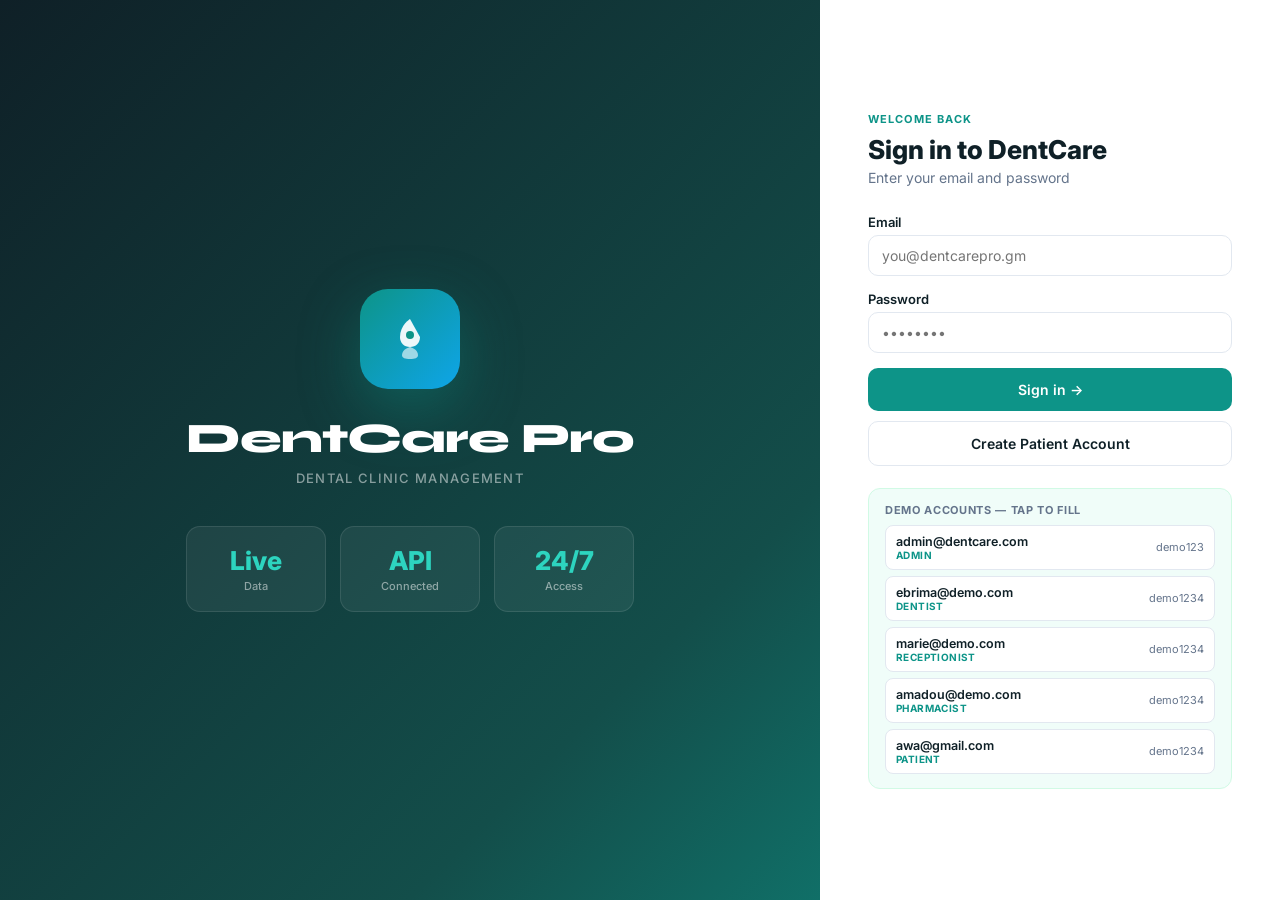
<file: index.html>
<!DOCTYPE html>
<html lang="en">
<head>
<meta charset="UTF-8">
<meta name="viewport" content="width=device-width, initial-scale=1.0">
<title>DentCare Pro — Dental Clinic System</title>
<link href="https://fonts.googleapis.com/css2?family=Inter:wght@300;400;500;600;700;800&family=Syne:wght@700;800&display=swap" rel="stylesheet">
<style>
:root{
  --teal:#0d9488;--teal-dark:#0f766e;--teal-light:#ccfbf1;
  --blue:#0ea5e9;--blue-light:#e0f2fe;--purple:#8b5cf6;--purple-light:#ede9fe;
  --amber:#f59e0b;--amber-light:#fef3c7;--rose:#f43f5e;--rose-light:#ffe4e6;
  --green:#22c55e;--green-light:#dcfce7;
  --bg:#f0fdf9;--white:#fff;--text:#0f2027;--text-2:#64748b;--border:#d1fae5;
  --sidebar:#0f2027;--sidebar-hover:#1a3040;
}
*{margin:0;padding:0;box-sizing:border-box;}
body{font-family:'Inter',sans-serif;background:var(--bg);color:var(--text);min-height:100vh;}
.auth-wrap{min-height:100vh;display:flex;background:linear-gradient(135deg,#0f2027 0%,#134e4a 60%,#0d9488 100%);}
.auth-left{flex:1;display:flex;align-items:center;justify-content:center;padding:40px;}
.auth-brand{text-align:center;}
.logo-wrap{width:100px;height:100px;border-radius:28px;background:linear-gradient(135deg,#0d9488,#0ea5e9);display:flex;align-items:center;justify-content:center;margin:0 auto 24px;box-shadow:0 20px 60px rgba(13,148,136,.4);}
.auth-brand h1{font-family:'Syne',sans-serif;font-size:42px;font-weight:800;color:#fff;letter-spacing:-1px;margin-bottom:6px;}
.auth-brand .tagline{font-size:13px;color:rgba(255,255,255,.5);letter-spacing:.1em;text-transform:uppercase;font-weight:500;margin-bottom:40px;}
.auth-stats{display:grid;grid-template-columns:repeat(3,1fr);gap:14px;}
.auth-stat{background:rgba(255,255,255,.06);border:1px solid rgba(255,255,255,.1);border-radius:14px;padding:18px 14px;text-align:center;}
.auth-stat .val{font-size:26px;font-weight:800;color:#2dd4bf;}
.auth-stat .lbl{font-size:11px;color:rgba(255,255,255,.5);margin-top:3px;font-weight:500;}
.auth-right{width:460px;background:#fff;display:flex;flex-direction:column;justify-content:center;padding:60px 48px;}
.auth-right .rl{font-size:11px;font-weight:700;letter-spacing:.1em;text-transform:uppercase;color:var(--teal);margin-bottom:8px;}
.auth-right h2{font-size:26px;font-weight:800;color:var(--text);margin-bottom:4px;}
.auth-right p{font-size:14px;color:var(--text-2);margin-bottom:28px;}
.auth-err{background:var(--rose-light);color:#be123c;padding:10px 14px;border-radius:10px;font-size:13px;font-weight:600;margin-bottom:16px;display:none;}
.demo-cred-btn{transition:border-color .15s,background .15s;min-width:0;}
.demo-cred-btn>span:first-child{min-width:0;}
.demo-cred-btn>span:last-child{margin-left:12px;flex-shrink:0;}
.demo-cred-btn:hover{border-color:var(--teal)!important;background:var(--teal-light)!important;}
.pending-rx-card:hover{border-color:var(--teal)!important;background:var(--teal-light);}
.fg{margin-bottom:15px;}
.fg label{display:block;font-size:13px;font-weight:600;color:var(--text);margin-bottom:5px;}
.fg input,.fg select,.fg textarea{width:100%;padding:11px 13px;border:1.5px solid #e2e8f0;border-radius:10px;font-size:14px;font-family:'Inter',sans-serif;outline:none;transition:border-color .2s;}
.fg input:focus,.fg select:focus,.fg textarea:focus{border-color:var(--teal);}
.btn{padding:10px 18px;border-radius:10px;font-size:14px;font-weight:600;font-family:'Inter',sans-serif;cursor:pointer;border:none;transition:all .2s;display:inline-flex;align-items:center;gap:6px;white-space:nowrap;}
.btn-teal{background:var(--teal);color:#fff;}
.btn-teal:hover{background:var(--teal-dark);transform:translateY(-1px);box-shadow:0 6px 20px rgba(13,148,136,.3);}
.btn-outline{background:#fff;border:1.5px solid #e2e8f0;color:var(--text);}
.btn-outline:hover{border-color:var(--teal);color:var(--teal);}
.btn-danger{background:var(--rose);color:#fff;}
.btn-green{background:var(--green);color:#fff;}
.btn-amber{background:var(--amber);color:#fff;}
.btn-full{width:100%;justify-content:center;padding:13px;}
.btn-sm{padding:6px 12px;font-size:12px;border-radius:8px;}
.btn:disabled{opacity:.6;cursor:not-allowed;}
#app{display:none;min-height:100vh;}
.layout{display:flex;min-height:100vh;}
.sidebar{width:252px;background:var(--sidebar);display:flex;flex-direction:column;position:fixed;top:0;left:0;bottom:0;z-index:100;transition:transform .25s;}
.sb-brand{padding:18px 16px 14px;border-bottom:1px solid rgba(255,255,255,.06);display:flex;align-items:center;gap:10px;}
.sb-logo{width:36px;height:36px;border-radius:10px;background:linear-gradient(135deg,var(--teal),var(--blue));display:flex;align-items:center;justify-content:center;flex-shrink:0;}
.sb-brand h2{font-family:'Syne',sans-serif;font-size:15px;font-weight:800;color:#fff;line-height:1.1;}
.sb-brand p{font-size:10px;color:rgba(255,255,255,.35);margin-top:1px;}
.sb-user{padding:13px 16px;border-bottom:1px solid rgba(255,255,255,.06);display:flex;align-items:center;gap:9px;}
.sb-av{width:36px;height:36px;border-radius:50%;background:linear-gradient(135deg,var(--teal),var(--blue));display:flex;align-items:center;justify-content:center;font-size:13px;font-weight:800;color:#fff;flex-shrink:0;}
.sb-uname{font-size:13px;font-weight:600;color:#fff;overflow:hidden;white-space:nowrap;text-overflow:ellipsis;}
.sb-urole{font-size:10px;color:rgba(255,255,255,.4);text-transform:uppercase;letter-spacing:.06em;font-weight:600;margin-top:1px;}
.online-dot{width:7px;height:7px;background:var(--green);border-radius:50%;border:2px solid var(--sidebar);margin-left:auto;flex-shrink:0;}
.sb-nav{flex:1;padding:8px 0;overflow-y:auto;}
.sb-sec{padding:10px 16px 4px;font-size:9px;font-weight:700;letter-spacing:.12em;text-transform:uppercase;color:rgba(255,255,255,.2);}
.nav-item{display:flex;align-items:center;gap:9px;padding:9px 16px;font-size:13px;font-weight:500;color:rgba(255,255,255,.55);cursor:pointer;transition:all .15s;border-left:3px solid transparent;}
.nav-item:hover{background:var(--sidebar-hover);color:#fff;}
.nav-item.active{background:rgba(13,148,136,.2);color:#fff;border-left-color:var(--teal);font-weight:600;}
.nav-badge{margin-left:auto;background:var(--rose);color:#fff;font-size:10px;font-weight:700;padding:2px 6px;border-radius:100px;}
.sb-footer{padding:12px;border-top:1px solid rgba(255,255,255,.06);}
.main{flex:1;margin-left:252px;display:flex;flex-direction:column;}
.topbar{background:#fff;border-bottom:1px solid #e2e8f0;padding:0 26px;height:60px;display:flex;align-items:center;justify-content:space-between;position:sticky;top:0;z-index:50;border-top:3px solid;border-image:linear-gradient(90deg,var(--teal),var(--blue)) 1;}
.topbar h1{font-size:17px;font-weight:700;}
.topbar-right{display:flex;align-items:center;gap:10px;}
.date-chip{font-size:12px;color:var(--text-2);font-weight:500;background:var(--bg);padding:5px 12px;border-radius:8px;border:1px solid var(--border);}
.notif-btn{height:36px;padding:0 11px;border-radius:10px;border:1.5px solid #e2e8f0;display:flex;align-items:center;justify-content:center;cursor:pointer;font-size:12px;font-weight:650;position:relative;background:#fff;}
.notif-dot{position:absolute;top:6px;right:6px;width:7px;height:7px;background:var(--rose);border-radius:50%;border:1.5px solid #fff;}
.content{padding:24px 26px;flex:1;}
.page{display:none;}
.page.active{display:block;}
.stats-grid{display:grid;grid-template-columns:repeat(4,1fr);gap:16px;margin-bottom:22px;}
.stat-card{background:#fff;border-radius:14px;padding:18px;border:1px solid #e2e8f0;position:relative;overflow:hidden;transition:box-shadow .2s,transform .2s;}
.stat-card:hover{box-shadow:0 8px 24px rgba(0,0,0,.08);transform:translateY(-2px);}
.stat-card::before{content:'';position:absolute;top:0;left:0;right:0;height:3px;background:var(--sc,var(--teal));}
.stat-label{font-size:11px;font-weight:700;color:var(--text-2);text-transform:uppercase;letter-spacing:.05em;margin-bottom:3px;}
.stat-value{font-size:28px;font-weight:800;color:var(--text);line-height:1;margin-bottom:3px;}
.stat-sub{font-size:12px;color:var(--text-2);}
.card{background:#fff;border-radius:14px;border:1px solid #e2e8f0;overflow:hidden;margin-bottom:18px;}
.card-header{padding:13px 16px;border-bottom:1px solid #f1f5f9;display:flex;align-items:center;justify-content:space-between;background:#fafafa;flex-wrap:wrap;gap:8px;}
.card-title{font-size:14px;font-weight:700;}
.card-body{padding:16px;}
table{width:100%;border-collapse:collapse;font-size:13px;}
th{padding:8px 13px;text-align:left;font-size:11px;font-weight:700;color:var(--text-2);text-transform:uppercase;letter-spacing:.05em;border-bottom:1px solid #f1f5f9;background:#fafafa;}
td{padding:11px 13px;border-bottom:1px solid #f1f5f9;color:var(--text);vertical-align:middle;}
tr:last-child td{border-bottom:none;}
tr:hover td{background:#f8fffe;}
.badge{display:inline-flex;align-items:center;padding:3px 9px;border-radius:100px;font-size:11px;font-weight:700;white-space:nowrap;}
.badge-teal{background:var(--teal-light);color:var(--teal-dark);}
.badge-blue{background:var(--blue-light);color:#0369a1;}
.badge-amber{background:var(--amber-light);color:#92400e;}
.badge-rose{background:var(--rose-light);color:#be123c;}
.badge-green{background:var(--green-light);color:#15803d;}
.badge-gray{background:#f1f5f9;color:var(--text-2);}
.badge-purple{background:var(--purple-light);color:#6d28d9;}
.appt-card{background:#fff;border:1.5px solid #e2e8f0;border-radius:11px;padding:12px 14px;margin-bottom:9px;display:flex;align-items:center;gap:12px;transition:all .2s;}
.appt-time{width:60px;text-align:center;flex-shrink:0;border-right:2px solid var(--border);padding-right:12px;}
.appt-time .t{font-size:14px;font-weight:800;color:var(--teal);}
.appt-time .p{font-size:10px;color:var(--text-2);font-weight:600;}
.appt-info{flex:1;min-width:0;}
.appt-info h4{font-size:13px;font-weight:700;margin-bottom:1px;}
.appt-info p{font-size:11px;color:var(--text-2);}
.appt-info .doc{font-size:11px;color:var(--teal);font-weight:600;margin-top:2px;}
.teeth-row{display:flex;justify-content:center;gap:3px;margin-bottom:3px;flex-wrap:wrap;}
.tooth{width:32px;height:40px;border:2px solid #e2e8f0;border-radius:5px 5px 9px 9px;display:flex;flex-direction:column;align-items:center;justify-content:center;cursor:pointer;transition:all .2s;background:#fff;font-size:8px;font-weight:700;color:var(--text-2);}
.tooth:hover{border-color:var(--teal);transform:scale(1.06);}
.tooth.healthy{background:#fff;border-color:#e2e8f0;}
.tooth.cavity{background:#fef3c7;border-color:var(--amber);}
.tooth.filling{background:#dbeafe;border-color:var(--blue);}
.tooth.crown{background:var(--purple-light);border-color:var(--purple);}
.tooth.extraction{background:#f1f5f9;border-color:#94a3b8;opacity:.5;}
.tooth.root-canal{background:var(--rose-light);border-color:var(--rose);}
.tooth.implant{background:var(--teal-light);border-color:var(--teal);}
.tooth-num{font-size:7px;font-weight:700;color:var(--text-2);margin-top:1px;}
.chart-divider{height:2px;background:linear-gradient(90deg,transparent,var(--border),transparent);margin:10px 0;}
.jaw-label{font-size:11px;font-weight:700;text-transform:uppercase;letter-spacing:.08em;color:var(--text-2);margin-bottom:6px;text-align:center;}
.tooth-legend{display:flex;flex-wrap:wrap;gap:7px;margin-top:14px;justify-content:center;}
.legend-item{display:flex;align-items:center;gap:4px;font-size:11px;color:var(--text-2);font-weight:500;}
.legend-dot{width:10px;height:10px;border-radius:3px;}
.tab-bar{display:flex;gap:3px;background:#f1f5f9;border-radius:10px;padding:4px;margin-bottom:18px;flex-wrap:wrap;}
.tab-btn{flex:1;min-width:110px;padding:8px 10px;border-radius:8px;border:none;font-size:12px;font-weight:600;cursor:pointer;font-family:inherit;color:var(--text-2);background:transparent;transition:all .15s;}
.tab-btn.active{background:#fff;color:var(--teal);box-shadow:0 1px 4px rgba(0,0,0,.1);}
.progress-bar{background:#e2e8f0;border-radius:100px;height:6px;overflow:hidden;}
.progress-fill{height:100%;border-radius:100px;transition:width .4s;}
.modal-overlay{position:fixed;inset:0;background:rgba(0,0,0,.5);z-index:200;display:none;align-items:center;justify-content:center;padding:16px;}
.modal-overlay.open{display:flex;}
.modal{background:#fff;border-radius:18px;padding:26px;width:100%;max-width:480px;max-height:90vh;overflow-y:auto;box-shadow:0 20px 60px rgba(0,0,0,.25);}
.modal-header{display:flex;align-items:center;justify-content:space-between;margin-bottom:20px;}
.modal-header h2{font-size:17px;font-weight:800;}
.modal-close{background:#f1f5f9;border:none;width:30px;height:30px;border-radius:7px;font-size:14px;cursor:pointer;color:var(--text-2);display:flex;align-items:center;justify-content:center;}
.modal-close:hover{background:#e2e8f0;}
.drug-row{display:flex;align-items:center;justify-content:space-between;padding:11px 0;border-bottom:1px solid #f1f5f9;}
.drug-row:last-child{border-bottom:none;}
.drug-name{font-size:13px;font-weight:600;}
.drug-detail{font-size:11px;color:var(--text-2);margin-top:2px;}
.stock-bar{width:80px;}
.notif-panel{position:fixed;top:60px;right:0;width:320px;background:#fff;border-left:1px solid #e2e8f0;height:calc(100vh - 60px);z-index:90;transform:translateX(100%);transition:transform .3s;display:flex;flex-direction:column;}
.notif-panel.open{transform:translateX(0);}
.notif-item{padding:13px 15px;border-bottom:1px solid #f1f5f9;display:flex;gap:11px;}
.notif-item h4{font-size:13px;font-weight:600;margin-bottom:2px;}
.notif-item p{font-size:12px;color:var(--text-2);}
.patient-hero{background:linear-gradient(135deg,var(--teal-dark),var(--blue));border-radius:14px;padding:22px;margin-bottom:18px;display:flex;align-items:center;gap:18px;color:#fff;flex-wrap:wrap;}
.patient-av{width:68px;height:68px;border-radius:50%;background:rgba(255,255,255,.2);display:flex;align-items:center;justify-content:center;font-size:26px;font-weight:800;flex-shrink:0;border:3px solid rgba(255,255,255,.3);}
.patient-hero h2{font-size:20px;font-weight:800;margin-bottom:3px;}
.patient-hero p{opacity:.7;font-size:13px;}
.patient-meta{display:flex;gap:16px;margin-top:8px;flex-wrap:wrap;}
.patient-meta span{font-size:12px;opacity:.8;}
.report-card{background:#fff;border:1px solid #e2e8f0;border-radius:14px;padding:36px;max-width:780px;margin:0 auto;}
.two-col{display:grid;grid-template-columns:1fr 1fr;gap:18px;}
.three-col{display:grid;grid-template-columns:1fr 1fr 1fr;gap:16px;}
.sec-hdr{display:flex;align-items:center;justify-content:space-between;flex-wrap:wrap;gap:10px;margin-bottom:16px;}
.search-input{padding:9px 12px;border:1.5px solid #e2e8f0;border-radius:10px;font-size:13px;font-family:'Inter',sans-serif;outline:none;background:#fff;transition:border-color .2s;}
.search-input:focus{border-color:var(--teal);}
.form-row{display:grid;grid-template-columns:1fr 1fr;gap:12px;}
.hamburger{display:none;background:none;border:1px solid #e2e8f0;cursor:pointer;padding:6px 9px;border-radius:8px;color:var(--text);font-size:12px;font-weight:650;line-height:1;}
.sb-overlay{display:none;position:fixed;inset:0;background:rgba(0,0,0,.5);z-index:99;}
.sb-overlay.open{display:block;}
.empty{text-align:center;padding:36px 16px;color:var(--text-2);}
.empty .ei{font-size:34px;margin-bottom:8px;}
.empty .ei:empty{display:none;}
.notice{padding:11px 14px;border-radius:10px;font-size:12px;font-weight:600;margin-bottom:14px;}
.notice-amber{background:var(--amber-light);color:#92400e;}
.spinner{text-align:center;padding:36px;color:var(--text-2);font-size:13px;}
.toast-wrap{position:fixed;bottom:20px;right:20px;z-index:999;display:flex;flex-direction:column;gap:7px;}
.toast{background:var(--sidebar);color:#fff;border-radius:11px;padding:10px 16px;font-size:13px;font-weight:500;box-shadow:0 8px 24px rgba(0,0,0,.2);animation:slideUp .3s ease;display:flex;align-items:center;gap:7px;}
.toast.s{background:var(--green);}
.toast.e{background:var(--rose);}
@keyframes slideUp{from{opacity:0;transform:translateY(8px)}to{opacity:1;transform:translateY(0)}}
@media print{
  .sidebar,.topbar,.sb-overlay,.toast-wrap,.notif-panel,.btn,.sec-hdr,.tab-bar,.stats-grid{display:none!important;}
  .main{margin-left:0!important;}.content{padding:0!important;}.page{display:none!important;}
  #page-report-card{display:block!important;}.report-card{border:none!important;max-width:100%!important;}
  body{background:#fff!important;}
}
@media(max-width:900px){
  .sidebar{transform:translateX(-100%);}
  .sidebar.open{transform:translateX(0);}
  .main{margin-left:0;}
  .hamburger{display:flex;}
  .stats-grid{grid-template-columns:1fr 1fr;gap:12px;}
  .two-col,.three-col,.form-row{grid-template-columns:1fr;}
  .content{padding:14px;}
  .topbar{padding:0 14px;}
  .auth-wrap{flex-direction:column;}
  .auth-left{display:none;}
  .auth-right{width:100%;padding:36px 22px;}
}
@media(max-width:600px){ .stats-grid{grid-template-columns:1fr 1fr;} .stat-value{font-size:24px;} }
</style>
</head>
<body>
<div class="toast-wrap" id="toasts"></div>

<!-- AUTH -->
<div class="auth-wrap" id="auth-wrap">
  <div class="auth-left">
    <div class="auth-brand">
      <div class="logo-wrap">
        <svg width="56" height="56" viewBox="0 0 56 56" fill="none">
          <path d="M28 8C28 8 18 14 18 26C18 32 22 36 28 36C34 36 38 32 38 26C38 14 28 8Z" fill="white" opacity="0.92"/>
          <path d="M28 36C28 36 20 38 20 44C20 47 23 48 28 48C33 48 36 47 36 44C36 38 28 36 28 36Z" fill="white" opacity="0.6"/>
          <circle cx="28" cy="24" r="4" fill="#0d9488"/>
        </svg>
      </div>
      <h1>DentCare Pro</h1>
      <p class="tagline">Dental Clinic Management</p>
      <div class="auth-stats">
        <div class="auth-stat"><div class="val">Live</div><div class="lbl">Data</div></div>
        <div class="auth-stat"><div class="val">API</div><div class="lbl">Connected</div></div>
        <div class="auth-stat"><div class="val">24/7</div><div class="lbl">Access</div></div>
      </div>
    </div>
  </div>
  <div class="auth-right">
    <div class="rl">Welcome back</div>
    <h2>Sign in to DentCare</h2>
    <p>Enter your email and password</p>
    <form id="login-form" onsubmit="doLogin(); return false;">
      <div class="auth-err" id="auth-err"></div>
      <div class="fg"><label>Email</label><input type="email" id="li-email" placeholder="you@dentcarepro.gm"></div>
      <div class="fg"><label>Password</label><input type="password" id="li-pass" placeholder="••••••••"></div>
      <button type="submit" class="btn btn-teal btn-full" id="login-btn">Sign in →</button>
    </form>
    <button type="button" class="btn btn-outline btn-full" style="margin-top:10px;" onclick="openPatientSignup()">  Create Patient Account</button>

    <div style="margin-top:22px;padding:14px 16px;background:var(--bg);border:1px solid var(--border);border-radius:12px;">
      <div style="font-size:11px;font-weight:700;text-transform:uppercase;letter-spacing:.06em;color:var(--text-2);margin-bottom:8px;">Demo Accounts — tap to fill</div>
      <div style="display:flex;flex-direction:column;gap:6px;">
        <button type="button" class="demo-cred-btn" onclick="fillDemoLogin('admin@dentcare.com','demo123')" style="display:flex;justify-content:space-between;align-items:center;width:100%;background:#fff;border:1px solid #e2e8f0;border-radius:8px;padding:8px 10px;cursor:pointer;font-family:inherit;text-align:left;">
          <span style="display:flex;flex-direction:column;">
            <span style="font-size:12.5px;color:var(--text);font-weight:600;">admin@dentcare.com</span>
            <span style="font-size:10px;color:var(--teal);font-weight:700;text-transform:uppercase;letter-spacing:.04em;">Admin</span>
          </span>
          <span style="font-size:11px;color:var(--text-2);">demo123</span>
        </button>
        <button type="button" class="demo-cred-btn" onclick="fillDemoLogin('ebrima@demo.com','demo1234')" style="display:flex;justify-content:space-between;align-items:center;width:100%;background:#fff;border:1px solid #e2e8f0;border-radius:8px;padding:8px 10px;cursor:pointer;font-family:inherit;text-align:left;">
          <span style="display:flex;flex-direction:column;">
            <span style="font-size:12.5px;color:var(--text);font-weight:600;">ebrima@demo.com</span>
            <span style="font-size:10px;color:var(--teal);font-weight:700;text-transform:uppercase;letter-spacing:.04em;">Dentist</span>
          </span>
          <span style="font-size:11px;color:var(--text-2);">demo1234</span>
        </button>
        <button type="button" class="demo-cred-btn" onclick="fillDemoLogin('marie@demo.com','demo1234')" style="display:flex;justify-content:space-between;align-items:center;width:100%;background:#fff;border:1px solid #e2e8f0;border-radius:8px;padding:8px 10px;cursor:pointer;font-family:inherit;text-align:left;">
          <span style="display:flex;flex-direction:column;">
            <span style="font-size:12.5px;color:var(--text);font-weight:600;">marie@demo.com</span>
            <span style="font-size:10px;color:var(--teal);font-weight:700;text-transform:uppercase;letter-spacing:.04em;">Receptionist</span>
          </span>
          <span style="font-size:11px;color:var(--text-2);">demo1234</span>
        </button>
        <button type="button" class="demo-cred-btn" onclick="fillDemoLogin('amadou@demo.com','demo1234')" style="display:flex;justify-content:space-between;align-items:center;width:100%;background:#fff;border:1px solid #e2e8f0;border-radius:8px;padding:8px 10px;cursor:pointer;font-family:inherit;text-align:left;">
          <span style="display:flex;flex-direction:column;">
            <span style="font-size:12.5px;color:var(--text);font-weight:600;">amadou@demo.com</span>
            <span style="font-size:10px;color:var(--teal);font-weight:700;text-transform:uppercase;letter-spacing:.04em;">Pharmacist</span>
          </span>
          <span style="font-size:11px;color:var(--text-2);">demo1234</span>
        </button>
        <button type="button" class="demo-cred-btn" onclick="fillDemoLogin('awa@gmail.com','demo1234')" style="display:flex;justify-content:space-between;align-items:center;width:100%;background:#fff;border:1px solid #e2e8f0;border-radius:8px;padding:8px 10px;cursor:pointer;font-family:inherit;text-align:left;">
          <span style="display:flex;flex-direction:column;">
            <span style="font-size:12.5px;color:var(--text);font-weight:600;">awa@gmail.com</span>
            <span style="font-size:10px;color:var(--teal);font-weight:700;text-transform:uppercase;letter-spacing:.04em;">Patient</span>
          </span>
          <span style="font-size:11px;color:var(--text-2);">demo1234</span>
        </button>
      </div>
    </div>
  </div>
</div>

<!-- APP -->
<div id="app">
  <div class="layout">
    <div class="sb-overlay" id="sb-overlay" onclick="closeSidebar()"></div>
    <aside class="sidebar" id="sidebar">
      <div class="sb-brand">
        <div class="sb-logo"><svg width="22" height="22" viewBox="0 0 56 56" fill="none"><path d="M28 8C28 8 18 14 18 26C18 32 22 36 28 36C34 36 38 32 38 26C38 14 28 8Z" fill="white" opacity="0.9"/><path d="M28 36C28 36 20 38 20 44C20 47 23 48 28 48C33 48 36 47 36 44C36 38 28 36 28 36Z" fill="white" opacity="0.6"/></svg></div>
        <div><h2>DentCare Pro</h2><p>Dental Management</p></div>
      </div>
      <div class="sb-user">
        <div class="sb-av" id="sb-av">A</div>
        <div style="flex:1;min-width:0;"><div class="sb-uname" id="sb-name">—</div><div class="sb-urole" id="sb-role">—</div></div>
        <div class="online-dot"></div>
      </div>
      <nav class="sb-nav" id="sb-nav"></nav>
      <div class="sb-footer"><button class="btn btn-outline btn-full btn-sm" onclick="logout()"> Sign out</button></div>
    </aside>

    <main class="main">
      <div class="topbar">
        <div style="display:flex;align-items:center;gap:10px;"><button class="hamburger" onclick="toggleSidebar()">Menu</button><h1 id="page-title">Dashboard</h1></div>
        <div class="topbar-right">
          <span class="date-chip" id="today-date"></span>
          <div class="notif-btn" onclick="toggleNotif()">Alerts<div class="notif-dot" id="notif-dot" style="display:none;"></div></div>
        </div>
      </div>

      <div class="notif-panel" id="notif-panel">
        <div class="card-header" style="background:#fff;"><span class="card-title"> Notifications</span><button class="modal-close" onclick="toggleNotif()">×</button></div>
        <div style="flex:1;overflow-y:auto;" id="notif-list"></div>
      </div>

      <div class="content">
        <div class="page" id="page-dashboard"><div class="spinner">Loading…</div></div>
        <div class="page" id="page-patient-home"><div class="spinner">Loading…</div></div>
        <div class="page" id="page-appointments"><div class="spinner">Loading…</div></div>
        <div class="page" id="page-patients"><div class="spinner">Loading…</div></div>
        <div class="page" id="page-patient-profile"></div>
        <div class="page" id="page-billing"><div class="spinner">Loading…</div></div>
        <div class="page" id="page-pharmacy"><div class="spinner">Loading…</div></div>
        <div class="page" id="page-prescriptions"><div class="spinner">Loading…</div></div>
        <div class="page" id="page-staff"><div class="spinner">Loading…</div></div>
        <div class="page" id="page-reports"></div>
        <div class="page" id="page-report-card"></div>
      </div>
    </main>
  </div>
</div>

<!-- MODALS (content injected by JS) -->
<div class="modal-overlay" id="m-book"><div class="modal" id="m-book-inner"></div></div>
<div class="modal-overlay" id="m-appt-details"><div class="modal" id="m-appt-details-inner"></div></div>
<div class="modal-overlay" id="m-add-patient"><div class="modal" id="m-add-patient-inner"></div></div>
<div class="modal-overlay" id="m-invoice"><div class="modal" id="m-invoice-inner"></div></div>
<div class="modal-overlay" id="m-pay"><div class="modal" id="m-pay-inner"></div></div>
<div class="modal-overlay" id="m-tooth"><div class="modal" style="max-width:360px;" id="m-tooth-inner"></div></div>
<div class="modal-overlay" id="m-add-staff"><div class="modal" id="m-add-staff-inner"></div></div>
<div class="modal-overlay" id="m-add-drug"><div class="modal" id="m-add-drug-inner"></div></div>
<div class="modal-overlay" id="m-write-rx"><div class="modal" id="m-write-rx-inner"></div></div>
<div class="modal-overlay" id="m-add-record"><div class="modal" id="m-add-record-inner"></div></div>
<div class="modal-overlay" id="m-add-xray"><div class="modal" id="m-add-xray-inner"></div></div>
<div class="modal-overlay" id="m-patient-signup">  <div class="modal" id="m-patient-signup-inner"></div></div>
<div class="modal-overlay" id="m-rx-details"><div class="modal" id="m-rx-details-inner"></div></div>

<script src="js/appointments.js"></script>
<script>
// =====================================================================
// CONFIG / SESSION
// =====================================================================
const API_BASE = 'https://dental-production-a97a.up.railway.app';let TOKEN = localStorage.getItem('dc_token') || null;
let USER  = JSON.parse(localStorage.getItem('dc_user') || 'null');
let CURRENT_PATIENT_ID = null;
let REPORT_MODE = 'card'; // 'card' | 'referral' — which document renderReportCard builds
let CACHE = { patients: [], staff: [], services: [] };
let BILL_ITEMS = [];

async function api(path, opts = {}) {
  const headers = { 'Content-Type': 'application/json', ...(opts.headers || {}) };
  if (TOKEN) headers['Authorization'] = 'Bearer ' + TOKEN;
  const res = await fetch(API_BASE + path, { ...opts, headers });
  let data = null;
  try { data = await res.json(); } catch {}
  if (res.status === 401) { logout(); throw new Error('Session expired — please sign in again'); }
  if (!res.ok) throw new Error((data && data.error) || `Request failed (${res.status})`);
  return data;
}
function esc(s){ return (s===null||s===undefined)?'':String(s).replace(/[&<>"']/g,c=>({'&':'&amp;','<':'&lt;','>':'&gt;','"':'&quot;',"'":'&#39;'}[c])); }
function fmtMoney(n){ return 'D' + Number(n||0).toLocaleString(undefined,{minimumFractionDigits:2,maximumFractionDigits:2}); }
function todayISO(){ return new Date().toISOString().slice(0,10); }
function toast(msg,type=''){
  const wrap=document.getElementById('toasts');
  const el=document.createElement('div');
  el.className=`toast ${type}`;
  el.innerHTML=`${type==='s'?'':type==='e'?'':''} ${esc(msg)}`;
  wrap.appendChild(el);
  setTimeout(()=>el.remove(),3500);
}

// =====================================================================
// PERMISSIONS — single source of truth for pages AND action buttons
// =====================================================================
const PERMISSIONS = {
  admin: {
    pages:['dashboard','appointments','patients','patient-profile','prescriptions','pharmacy','billing','staff','reports','report-card'],
    actions:['book-appt','add-patient','update-tooth','create-invoice','pay-invoice','add-drug','add-staff','write-rx','dispense-rx','add-record','add-xray']
  },
  dentist: {
    pages:['dashboard','appointments','patients','patient-profile','prescriptions'],
    actions:['add-patient','update-tooth','write-rx','add-record','add-xray']
  },
  receptionist: {
    pages:['dashboard','appointments','patients','patient-profile','billing','reports','report-card'],
    actions:['book-appt','add-patient','create-invoice','pay-invoice']
  },
  pharmacist: {
    pages:['dashboard','pharmacy','prescriptions'],
    actions:['add-drug','dispense-rx']
  },
  assistant: {
    pages:['dashboard','appointments','patients','patient-profile'],
    actions:['add-record']
  },
  patient: {
    pages:['patient-home','appointments','patient-profile','billing','report-card'],
    actions:['book-appt']
  },
};
function role(){ return USER ? USER.role : null; }
function canAccessPage(page){ return !!(PERMISSIONS[role()] && PERMISSIONS[role()].pages.includes(page)); }
function canDo(action){ return !!(PERMISSIONS[role()] && PERMISSIONS[role()].actions.includes(action)); }
const ROLE_DISPLAY = { assistant: 'Nurse' };

// =====================================================================
// NAV CONFIG
// =====================================================================
const NAV_CFG = {
  admin:[
    {s:'Main'},{id:'dashboard',icon:'',lbl:'Dashboard'},
    {id:'appointments',icon:'',lbl:'Appointments'},
    {id:'patients',icon:'',lbl:'Patients'},
    {s:'Clinical'},{id:'prescriptions',icon:'',lbl:'Prescriptions'},
    {s:'Admin'},{id:'pharmacy',icon:'',lbl:'Pharmacy'},
    {id:'billing',icon:'',lbl:'Billing'},{id:'staff',icon:'',lbl:'Staff'},
    {id:'reports',icon:'',lbl:'Reports'},
  ],
  dentist:[
    {s:'My Patients'},{id:'dashboard',icon:'',lbl:'Dashboard'},
    {id:'appointments',icon:'',lbl:'Appointments'},{id:'patients',icon:'',lbl:'Patients'},
    {id:'prescriptions',icon:'',lbl:'Prescriptions'},
  ],
  receptionist:[
    {s:'Front Desk'},{id:'dashboard',icon:'',lbl:'Dashboard'},
    {id:'appointments',icon:'',lbl:'Appointments'},{id:'patients',icon:'',lbl:'Patients'},
    {id:'billing',icon:'',lbl:'Billing'},
  ],
  pharmacist:[
    {s:'Pharmacy'},{id:'dashboard',icon:'',lbl:'Dashboard'},
    {id:'pharmacy',icon:'',lbl:'Drug Inventory'},{id:'prescriptions',icon:'',lbl:'Prescriptions'},
  ],
  assistant:[
    {s:'Care'},{id:'dashboard',icon:'',lbl:'Dashboard'},
    {id:'appointments',icon:'',lbl:'Appointments'},{id:'patients',icon:'',lbl:'Patients'},
  ],
  patient:[
    {s:'My Portal'},{id:'patient-home',icon:'',lbl:'My Dashboard'},
    {id:'appointments',icon:'',lbl:'My Appointments'},{id:'patient-profile',icon:'',lbl:'My Dental Record'},
    {id:'billing',icon:'',lbl:'My Bills'},
  ],
};
const PAGE_TITLES = {
  dashboard:'Dashboard','patient-home':'My Dashboard', appointments:'Appointments', patients:'Patients',
  'patient-profile':'Patient Profile', billing:'Billing', pharmacy:'Pharmacy', prescriptions:'Prescriptions',
  staff:'Staff', reports:'Reports', 'report-card':'Printable Report Card',
};

// =====================================================================
// AUTH
// =====================================================================
function fillDemoLogin(email, password){
  const emailEl = document.getElementById('li-email');
  const passEl = document.getElementById('li-pass');
  if (emailEl) emailEl.value = email;
  if (passEl) passEl.value = password;
  doLogin();
}
window.fillDemoLogin = fillDemoLogin;

async function doLogin() {
  const email = document.getElementById('li-email')?.value.trim() || '';
  const password = document.getElementById('li-pass')?.value || '';
  const errEl = document.getElementById('auth-err');
  const btn = document.getElementById('login-btn');
  if (errEl) errEl.style.display = 'none';
  if (!email || !password) {
    if (errEl) { errEl.textContent = 'Email and password required'; errEl.style.display='block'; }
    return;
  }
  if (btn) { btn.disabled = true; btn.textContent = 'Signing in…'; }
  try {
    const data = await api('/auth/login', { method:'POST', body: JSON.stringify({ email, password }) });
    if (!data || !data.token || !data.user) throw new Error('Invalid login response');
    TOKEN = data.token; USER = data.user;
    localStorage.setItem('dc_token', TOKEN);
    localStorage.setItem('dc_user', JSON.stringify(USER));
    enterApp();
  } catch(e) {
    console.error('Login error:', e);
    if (errEl) { errEl.textContent = e.message || 'Login failed'; errEl.style.display = 'block'; }
  } finally {
    if (btn) { btn.disabled = false; btn.textContent = 'Sign in →'; }
  }
}
window.doLogin = doLogin;
function logout(){
  TOKEN = null; USER = null;
  window.CURRENT_TREATMENT_PLAN = null;
  localStorage.removeItem('dc_token'); localStorage.removeItem('dc_user');
  document.getElementById('auth-wrap').style.display = 'flex';
  document.getElementById('app').style.display = 'none';
}
function enterApp(){
  document.getElementById('auth-wrap').style.display = 'none';
  document.getElementById('app').style.display = 'block';

  window.APP_STATE = window.APP_STATE || {};
  window.APP_STATE.user = USER;

  document.getElementById('sb-name').textContent = USER.full_name;
  document.getElementById('sb-role').textContent = ROLE_DISPLAY[USER.role] || USER.role;
  document.getElementById('sb-av').textContent =
    (USER.full_name || 'U').charAt(0).toUpperCase();

  document.getElementById('today-date').textContent =
    new Date().toLocaleDateString('en-GB', {
      weekday: 'long',
      year: 'numeric',
      month: 'long',
      day: 'numeric'
    });

  buildNav();
  buildNotifications();
  showPage(role()==='patient' ? 'patient-home' : 'dashboard');
}
if (TOKEN && USER) enterApp();

// =====================================================================
// NAVIGATION BUILDER
// =====================================================================
function buildNav(){
  const nav = document.getElementById('sb-nav');
  const cfg = NAV_CFG[role()] || [];
  nav.innerHTML = cfg.map(i => i.s ? `<div class="sb-sec">${i.s}</div>`
    : `<div class="nav-item" id="nav-${i.id}" onclick="showPage('${i.id}')">${i.lbl}</div>`).join('');
}

async function showPage(page, param){
  if (!canAccessPage(page)) { toast(`Your role (${role()}) doesn't have access to that page`,'e'); return; }
  if (page === 'patient-profile' && param) CURRENT_PATIENT_ID = param;
  document.querySelectorAll('.page').forEach(p=>p.classList.remove('active'));
  document.querySelectorAll('.nav-item').forEach(n=>n.classList.remove('active'));
  const pe = document.getElementById(`page-${page}`); if (pe) pe.classList.add('active');
  const ne = document.getElementById(`nav-${page}`); if (ne) ne.classList.add('active');
  document.getElementById('page-title').textContent = PAGE_TITLES[page] || page;
  closeSidebar();
  if (document.getElementById('notif-panel').classList.contains('open')) toggleNotif();
  try {
    if (page==='dashboard') await renderDashboard();
    else if (page==='patient-home') await renderPatientHome();
    else if (page==='appointments') await renderAppointments();
    else if (page==='patients') await renderPatients();
    else if (page==='patient-profile') await renderProfile();
    else if (page==='billing') await renderBilling();
    else if (page==='pharmacy') await renderPharmacy();
    else if (page==='prescriptions') await renderPrescriptions();
    else if (page==='staff') await renderStaff();
    else if (page==='reports') await renderReports();
    else if (page==='report-card') await renderReportCard();
  } catch(e) {
    document.getElementById(`page-${page}`).innerHTML = `<div class="empty"><div class="ei"></div><h3>Couldn't load this page</h3><p>${esc(e.message)}</p></div>`;
  }
}
function toggleSidebar(){document.getElementById('sidebar').classList.toggle('open');document.getElementById('sb-overlay').classList.toggle('open');}
function closeSidebar(){document.getElementById('sidebar').classList.remove('open');document.getElementById('sb-overlay').classList.remove('open');}
function toggleNotif(){document.getElementById('notif-panel').classList.toggle('open');}
function openModal(id){document.getElementById(id).classList.add('open');}
function closeModal(id){document.getElementById(id).classList.remove('open');}
document.querySelectorAll('.modal-overlay').forEach(o=>o.addEventListener('click',e=>{if(e.target===o)o.classList.remove('open');}));
function statusBadge(s){ return {completed:'badge-green','in-progress':'badge-amber',scheduled:'badge-blue',confirmed:'badge-blue',cancelled:'badge-rose',no_show:'badge-rose',paid:'badge-green',partial:'badge-amber',unpaid:'badge-rose',dispensed:'badge-green',pending:'badge-amber',active:'badge-green',inactive:'badge-gray'}[s]||'badge-gray'; }

// =====================================================================
// NOTIFICATIONS (built from real low-stock + pending-rx data)
// =====================================================================
async function buildNotifications(){
  const list = document.getElementById('notif-list');
  const dot = document.getElementById('notif-dot');
  if (role() === 'patient') {
    try {
      const appts = await api('/appointments');
      const upcoming = appts.filter(a=>['scheduled','confirmed'].includes(a.status));
      list.innerHTML = upcoming.length ? upcoming.slice(0,5).map(a=>`
        <div class="notif-item"><div><h4>Upcoming appointment</h4><p>${esc(a.treatment)} — ${esc(a.date)} ${esc(a.time.slice(0,5))}</p></div></div>`).join('')
        : `<div class="empty"><div class="ei"></div><h3>No notifications</h3></div>`;
      dot.style.display = upcoming.length ? 'block' : 'none';
    } catch { list.innerHTML = `<div class="empty"><div class="ei"></div><h3>No notifications</h3></div>`; }
    return;
  }
  try {
    const [lowDrugs, pendingRx] = await Promise.all([
      api('/drugs?low_stock=true').catch(()=>[]),
      api('/prescriptions?status=pending').catch(()=>[]),
    ]);
    const items = [
      ...lowDrugs.slice(0,3).map(d=>({icon:'',bg:'var(--rose-light)',title:'Low drug stock',msg:`${d.name} — ${d.stock} units left`})),
      ...pendingRx.slice(0,3).map(r=>({icon:'',bg:'var(--amber-light)',title:'Prescription pending',msg:`${r.patient_name} — ${r.drug_name}`})),
    ];
    list.innerHTML = items.length ? items.map(n=>`
      <div class="notif-item"><div><h4>${esc(n.title)}</h4><p>${esc(n.msg)}</p></div></div>`).join('')
      : `<div class="empty"><div class="ei"></div><h3>All caught up</h3></div>`;
    dot.style.display = items.length ? 'block' : 'none';
  } catch { list.innerHTML = `<div class="empty"><div class="ei"></div><h3>No notifications</h3></div>`; }
}

// =====================================================================
// DASHBOARD
// =====================================================================
async function renderDashboard(){
  const el = document.getElementById('page-dashboard');
  el.innerHTML = '<div class="spinner">Loading dashboard…</div>';
  if (role() === 'admin') {
    const stats = await api('/stats');
    el.innerHTML = `
      <div class="stats-grid">
        <div class="stat-card" style="--sc:var(--teal);--sb:var(--teal-light);"><div class="stat-label">Appointments Today</div>
          <div class="stat-value">${stats.today_appointments.total}</div><div class="stat-sub">${stats.today_appointments.completed} completed · ${stats.today_appointments.pending} pending · ${stats.today_appointments.cancelled} cancelled</div></div>
        <div class="stat-card" style="--sc:var(--green);--sb:var(--green-light);"><div class="stat-label">Revenue Today</div>
          <div class="stat-value">${fmtMoney(stats.revenue.collected_today)}</div><div class="stat-sub">${fmtMoney(stats.revenue.outstanding)} outstanding</div></div>
        <div class="stat-card" style="--sc:var(--rose);--sb:var(--rose-light);"><div class="stat-label">Low Stock Drugs</div>
          <div class="stat-value">${stats.low_stock_drugs}</div><div class="stat-sub">${stats.low_stock_drugs>0?'Needs reordering':'All good'}</div></div>
        <div class="stat-card" style="--sc:var(--purple);--sb:var(--purple-light);"><div class="stat-label">Total Patients</div>
          <div class="stat-value">${stats.total_patients}</div><div class="stat-sub">${stats.pending_prescriptions} prescriptions pending</div></div>
      </div>
      <div class="card"><div class="card-header"><span class="card-title"> Today's Appointments</span><button class="btn btn-teal btn-sm" onclick="showPage('appointments')">View all →</button></div>
        <div class="card-body" id="dash-appts"><div class="spinner">Loading…</div></div></div>`;
  } else {
    el.innerHTML = `<div class="card"><div class="card-header"><span class="card-title"> Today's Appointments</span><button class="btn btn-teal btn-sm" onclick="showPage('appointments')">View all →</button></div>
      <div class="card-body" id="dash-appts"><div class="spinner">Loading…</div></div></div>`;
  }
  const appts = await api(`/appointments?date=${todayISO()}`);
  document.getElementById('dash-appts').innerHTML = renderApptList(appts);
}
function renderApptList(appts){
  if (!appts.length) return `<div class="empty"><div class="ei"></div><h3>No appointments</h3><p>Nothing scheduled for today.</p></div>`;
  return appts.map(a=>`
    <div class="appt-card"><div class="appt-time"><div class="t">${esc(a.time.slice(0,5))}</div></div>
      <div class="appt-info"><h4>${esc(a.patient_name||'')}</h4><p>${esc(a.treatment)}</p><div class="doc">${esc(a.doctor_name||'—')}</div></div>
      <span class="badge ${statusBadge(a.status)}">${esc(a.status)}</span></div>`).join('');
}

// =====================================================================
// PATIENT PORTAL HOME
// =====================================================================
async function renderPatientHome(){
  const el = document.getElementById('page-patient-home');
  el.innerHTML = '<div class="spinner">Loading…</div>';
  const [appts, rx, invoices] = await Promise.all([api('/appointments'), api('/prescriptions'), api('/invoices')]);
  const upcoming = appts.filter(a=>['scheduled','confirmed'].includes(a.status));
  el.innerHTML = `
    <div style="background:linear-gradient(135deg,var(--teal-dark),var(--blue));border-radius:14px;padding:22px;margin-bottom:20px;color:#fff;display:flex;align-items:center;gap:16px;flex-wrap:wrap;">
      <div style="width:60px;height:60px;border-radius:50%;background:rgba(255,255,255,.2);display:flex;align-items:center;justify-content:center;font-size:24px;font-weight:800;border:3px solid rgba(255,255,255,.3);">${(USER.full_name||'P').charAt(0)}</div>
      <div style="flex:1;"><h2 style="font-size:19px;font-weight:800;margin-bottom:3px;">Welcome, ${esc(USER.full_name)}</h2>
        <p style="opacity:.75;font-size:13px;">${upcoming.length?`Next appointment: ${esc(upcoming[0].date)} at ${esc(upcoming[0].time.slice(0,5))}`:'No upcoming appointments'}</p></div>
      <button class="btn btn-sm" style="background:rgba(255,255,255,.2);color:#fff;border:1px solid rgba(255,255,255,.3);" onclick="openBookApptModal()"> Book</button>
    </div>
    <div class="two-col">
      <div class="card"><div class="card-header"><span class="card-title"> My Appointments</span></div><div class="card-body">${renderApptList(appts)}</div></div>
      <div>
        <div class="card"><div class="card-header"><span class="card-title"> My Prescriptions</span></div>
          <div class="card-body">${rx.length?rx.map(r=>`<div style="display:flex;justify-content:space-between;padding:9px 0;border-bottom:1px solid #f1f5f9;">
            <div><strong style="font-size:13px;">${esc(r.drug_name)}</strong><div style="font-size:11px;color:var(--text-2);">${esc(r.dosage)} · ${esc(r.frequency)} · ${esc(r.duration)}</div></div>
            <span class="badge ${statusBadge(r.status)}">${esc(r.status)}</span></div>`).join(''):`<div class="empty"><div class="ei"></div><h3>No prescriptions</h3></div>`}</div></div>
        <div class="card"><div class="card-header"><span class="card-title"> My Bills</span></div>
          <div class="card-body">${invoices.length?invoices.map(i=>`<div style="display:flex;justify-content:space-between;padding:9px 0;border-bottom:1px solid #f1f5f9;">
            <strong style="font-size:13px;">${esc(i.invoice_no)}</strong><span>${fmtMoney(i.total)}</span><span class="badge ${statusBadge(i.status)}">${esc(i.status)}</span></div>`).join(''):`<div class="empty"><div class="ei"></div><h3>No bills</h3></div>`}</div></div>
      </div>
    </div>`;
}
  function openPatientSignup(){
    document.getElementById('m-patient-signup-inner').innerHTML = `
    <div class="modal-header">
      <h2> Create Patient Account</h2>
      <button class="modal-close" onclick="closeModal('m-patient-signup')">×</button>
    </div>
    <div class="fg">
      <label>Patient ID *</label>
      <input type="text" id="ps-patient-id" placeholder="PAT-000001">
    </div>
    <div class="fg">
      <label>Email *</label>
      <input type="email" id="ps-email" placeholder="you@example.com">
    </div>
    <div class="fg">
      <label>Phone</label>
      <input type="text" id="ps-phone" placeholder="+220...">
    </div>
    <div class="fg">
      <label>Password *</label>
      <input type="password" id="ps-password">
    </div>
    <div style="display:flex;gap:8px;justify-content:flex-end;">
      <button class="btn btn-outline" onclick="closeModal('m-patient-signup')">Cancel</button>
      <button class="btn btn-teal" onclick="submitPatientSignup()">Create Account</button>
    </div>
  `;
    openModal('m-patient-signup');
  }

  async function submitPatientSignup(){
    const body = {
      patient_id: document.getElementById('ps-patient-id').value.trim(),
      email: document.getElementById('ps-email').value.trim(),
      phone: document.getElementById('ps-phone').value.trim(),
      password: document.getElementById('ps-password').value
    };
    if (!body.patient_id || !body.email || !body.password) {
      toast('Patient ID, email and password are required','e');
      return;
    }
    try {
      await api('/auth/patient-register', {
        method:'POST',
        body: JSON.stringify(body)
      });
      closeModal('m-patient-signup');
      toast('Account created. You can now sign in.','s');
      document.getElementById('li-email').value = body.email;
      document.getElementById('li-pass').value = body.password;
    } catch(e){
      toast(e.message,'e');
    }
  }

// Appointments logic moved to js/appointments.js

// =====================================================================
// PATIENTS
// =====================================================================
async function renderPatients(search=''){
  const el = document.getElementById('page-patients');
  el.innerHTML = `
    <div class="sec-hdr">
      <input type="text" class="search-input" id="patient-search" placeholder=" Search patients..." style="width:250px;" value="${esc(search)}" onkeypress="if(event.key==='Enter')renderPatients(this.value)">
      ${canDo('add-patient') ? `<button class="btn btn-teal" onclick="openAddPatientModal()">+ Register Patient</button>` : ''}
    </div>
    <div class="card" id="patients-table"><div class="spinner">Loading…</div></div>`;
  const patients = await api(`/patients${search?'?search='+encodeURIComponent(search):''}`);
  CACHE.patients = patients;
  document.getElementById('patients-table').innerHTML = patients.length ? `
    <table><thead><tr><th>Patient ID</th><th>Name</th><th>Phone</th><th>Blood Type</th><th>Status</th><th>Actions</th></tr></thead>
    <tbody>${patients.map(p=>`<tr>
      <td><span class="badge badge-teal">${esc(p.patient_id)}</span></td><td><strong>${esc(p.full_name)}</strong></td>
      <td style="font-size:12px;color:var(--text-2);">${esc(p.phone||'—')}</td>
      <td>${p.blood_type?`<span class="badge badge-blue">${esc(p.blood_type)}</span>`:'—'}</td>
      <td><span class="badge ${statusBadge(p.status)}">${esc(p.status)}</span></td>
      <td><button class="btn btn-teal btn-sm" onclick="showPage('patient-profile', ${p.id})">View →</button></td>
    </tr>`).join('')}</tbody></table>` : `<div class="empty"><div class="ei"></div><h3>No patients found</h3></div>`;
}
function openAddPatientModal(){
  document.getElementById('m-add-patient-inner').innerHTML = `
    <div class="modal-header"><h2> Register Patient</h2><button class="modal-close" onclick="closeModal('m-add-patient')">×</button></div>
    <div class="form-row"><div class="fg"><label>Full Name *</label><input type="text" id="ap-name"></div><div class="fg"><label>Date of Birth</label><input type="date" id="ap-dob"></div></div>
    <div class="form-row"><div class="fg"><label>Gender</label><select id="ap-gender"><option>Male</option><option>Female</option></select></div>
    <div class="fg"><label>Blood Type</label><select id="ap-blood"><option value="">—</option>${['A+','A-','B+','B-','O+','O-','AB+','AB-'].map(b=>`<option>${b}</option>`).join('')}</select></div></div>
    <div class="fg"><label>Allergies</label><input type="text" id="ap-allergies" placeholder="e.g. Penicillin, Latex"></div>
    <div class="form-row"><div class="fg"><label>Phone *</label><input type="text" id="ap-phone" placeholder="+220 7701234"></div><div class="fg"><label>Email</label><input type="email" id="ap-email"></div></div>
    <div class="form-row"><div class="fg"><label>Emergency Name</label><input type="text" id="ap-em-name"></div><div class="fg"><label>Emergency Phone</label><input type="text" id="ap-em-phone"></div></div>
    <div style="display:flex;gap:8px;justify-content:flex-end;">
      <button class="btn btn-outline" onclick="closeModal('m-add-patient')">Cancel</button>
      <button class="btn btn-teal" onclick="submitAddPatient()">Register Patient</button></div>`;
  openModal('m-add-patient');
}
async function submitAddPatient(){
  const full_name = document.getElementById('ap-name').value.trim();
  if (!full_name) { toast('Full name is required','e'); return; }
  const body = { full_name, date_of_birth: document.getElementById('ap-dob').value||null, gender: document.getElementById('ap-gender').value,
    blood_type: document.getElementById('ap-blood').value||null, allergies: document.getElementById('ap-allergies').value||null,
    phone: document.getElementById('ap-phone').value||null, email: document.getElementById('ap-email').value||null,
    emergency_name: document.getElementById('ap-em-name').value||null, emergency_phone: document.getElementById('ap-em-phone').value||null };
  try { const p = await api('/patients', { method:'POST', body: JSON.stringify(body) }); closeModal('m-add-patient'); toast(`Registered — ID: ${p.patient_id}`,'s'); renderPatients(); }
  catch(e){ toast(e.message,'e'); }
}

// =====================================================================
// PATIENT PROFILE
// =====================================================================
async function renderProfile(){
  const el = document.getElementById('page-patient-profile');
  const id = role()==='patient' ? USER.patient_id : CURRENT_PATIENT_ID;
  if (!id) { el.innerHTML = `<div class="empty"><div class="ei"></div><h3>No patient selected</h3><p>Go to Patients and pick one.</p></div>`; return; }
  el.innerHTML = '<div class="spinner">Loading patient…</div>';
  const p = await api(`/patients/${id}`);
  CURRENT_PATIENT_ID = p.id;
  const initials = (p.full_name||'?').split(' ').map(w=>w[0]).slice(0,2).join('').toUpperCase();
  el.innerHTML = `
    ${role()!=='patient' ? `<button class="btn btn-outline btn-sm" style="margin-bottom:14px;" onclick="showPage('patients')">← Back to patients</button>` : ''}
    <div class="patient-hero"><div class="patient-av">${initials}</div>
      <div style="flex:1;"><h2>${esc(p.full_name)}</h2><p>Patient ID: ${esc(p.patient_id)}</p>
        <div class="patient-meta">
          ${p.date_of_birth?`<span> ${esc(p.date_of_birth)}</span>`:''}
          ${p.blood_type?`<span> ${esc(p.blood_type)}</span>`:''}
          ${p.allergies?`<span> Allergic: ${esc(p.allergies)}</span>`:''}
          ${p.phone?`<span> ${esc(p.phone)}</span>`:''}
        </div></div>
      <div style="display:flex;gap:8px;">
        ${canDo('book-appt')?`<button class="btn btn-teal btn-sm" onclick="openBookApptModal()"> Book</button>`:''}
        ${canAccessPage('report-card')?`<button class="btn btn-sm" style="background:rgba(255,255,255,.2);color:#fff;" onclick="REPORT_MODE='card';showPage('report-card')"> Report Card</button>`:''}
      </div></div>
    <div class="tab-bar">
  <button class="tab-btn active" onclick="switchTab(this,'tab-chart')">
     Dental Chart
  </button>

  <button class="tab-btn" onclick="switchTab(this,'tab-records')">
     Records
  </button>

  <button
    class="tab-btn"
    onclick="openPatientTreatmentPlansTab(this)"
  >
     Treatment Plans
  </button>

  <button class="tab-btn" onclick="switchTab(this,'tab-xray')">
     X-Rays
  </button>

  <button class="tab-btn" onclick="switchTab(this,'tab-rx')">
     Prescriptions
  </button>
</div>
   <div id="tab-chart" class="tab-content">
  <div class="spinner">Loading…</div>
</div>

<div id="tab-records" class="tab-content" style="display:none;">
  <div class="spinner">Loading…</div>
</div>

<div id="tab-treatment-plans" class="tab-content" style="display:none;">
  <div class="spinner">Loading treatment plans…</div>
</div>

<div id="tab-xray" class="tab-content" style="display:none;">
  <div class="spinner">Loading…</div>
</div>

<div id="tab-rx" class="tab-content" style="display:none;">
  <div class="spinner">Loading…</div>
</div>
`;

  const [chart, records, xrays, rx] = await Promise.all([
    api(`/patients/${id}/chart`),
    api(`/patients/${id}/records`),
    api(`/patients/${id}/xrays`),
    api(`/prescriptions?patient_id=${id}`)
  ]);

  fillChartTab(chart);
  fillRecordsTab(records);
  fillXrayTab(xrays);
  fillRxTab(rx);
}
function switchTab(btn, tabId){
  const bar = btn.closest('.tab-bar');

  bar.querySelectorAll('.tab-btn').forEach(b => {
    b.classList.remove('active');
  });

  btn.classList.add('active');

  bar.parentElement.querySelectorAll('.tab-content').forEach(t => {
    t.style.display = 'none';
  });

  const selectedTab = document.getElementById(tabId);

  if (selectedTab) {
    selectedTab.style.display = 'block';
  }
}

async function openPatientTreatmentPlansTab(button) {
  switchTab(button, 'tab-treatment-plans');

  const container = document.getElementById('tab-treatment-plans');

  if (!container) {
    toast('Treatment Plans container not found', 'e');
    return;
  }

  container.innerHTML =
    '<div class="spinner">Loading treatment plans…</div>';

  if (typeof renderPatientTreatmentPlans !== 'function') {
    container.innerHTML = `
      <div class="empty">
        <div class="ei"></div>
        <h3>Treatment Plans unavailable</h3>
        <p>Make sure treatment-plans.js is loaded.</p>
      </div>
    `;
    return;
  }

  await renderPatientTreatmentPlans(
    CURRENT_PATIENT_ID,
    'tab-treatment-plans'
  );
}

function toothIcon(c){ return {healthy:'',cavity:'',filling:'',crown:'','root-canal':'',implant:'',extraction:''}[c]||''; }
let CHART_MAP = {};
function fillChartTab(rows){
  CHART_MAP = {};
  (rows || []).forEach(r => CHART_MAP[r.tooth_number] = r);

  const activePlan = window.CURRENT_TREATMENT_PLAN || null;
  const plannedTeeth = (activePlan?.items || [])
    .map(item => Number(item.tooth_number))
    .filter(Boolean);

  const toothHtml = n => {
    const r = CHART_MAP[n];
    const cond = r ? r.condition : 'healthy';
    const isPlanned = plannedTeeth.includes(Number(n));

    return `
      <div
        class="tooth ${cond}"
        style="${isPlanned ? 'outline:3px solid #f59e0b;box-shadow:0 0 0 4px rgba(245,158,11,.2);transform:scale(1.06);' : ''}"
        title="Tooth ${n}${r ? ' — ' + cond : ''}${isPlanned ? ' — In active treatment plan' : ''}"
        onclick="toothClick(${n})"
      >
        <div>${toothIcon(cond)}</div>
        <div class="tooth-num">${n}</div>
      </div>
    `;
  };

  const activePlanNotice = activePlan
    ? `
      <div class="notice notice-amber">
        Active treatment plan:
        <strong>${esc(activePlan.title || 'Treatment Plan')}</strong>
      </div>
    `
    : '';

  document.getElementById('tab-chart').innerHTML = `
    ${activePlanNotice}
    <div class="two-col">
      <div class="card"><div class="card-header"><span class="card-title"> Dental Chart (Universal Numbering)</span>${canDo('update-tooth')?'':'<span class="badge badge-gray">View only</span>'}</div>
        <div style="padding:18px;">
          <div class="jaw-label">Upper Jaw (1–16)</div><div class="teeth-row">${[...Array(16)].map((_,i)=>toothHtml(i+1)).join('')}</div>
          <div class="chart-divider"></div><div class="jaw-label">Lower Jaw (17–32)</div><div class="teeth-row">${[...Array(16)].map((_,i)=>toothHtml(i+17)).join('')}</div>
          <div class="tooth-legend">${[['healthy','#e2e8f0','Healthy'],['cavity','#fde68a','Cavity'],['filling','#bfdbfe','Filling'],['crown','#c4b5fd','Crown'],['root-canal','#fecdd3','Root Canal'],['implant','#99f6e4','Implant'],['extraction','#e2e8f0','Extracted']].map(([c,col,l])=>`<div class="legend-item"><div class="legend-dot" style="background:${col};border:1px solid #e2e8f0;"></div>${l}</div>`).join('')}</div>
        </div></div>
      <div class="card"><div class="card-header"><span class="card-title"> Tooth Conditions</span></div>
        <table><thead><tr><th>Tooth</th><th>Condition</th><th>Date</th><th>Doctor</th></tr></thead>
        <tbody>${rows.length?rows.sort((a,b)=>a.tooth_number-b.tooth_number).map(r=>`<tr><td><strong>#${r.tooth_number}</strong></td><td><span class="badge badge-teal">${esc(r.condition)}</span></td><td style="font-size:12px;color:var(--text-2);">${esc(r.treatment_date||'—')}</td><td style="font-size:12px;color:var(--text-2);">${esc(r.doctor_name||'—')}</td></tr>`).join(''):`<tr><td colspan="4" style="text-align:center;color:var(--text-2);">No chart entries yet</td></tr>`}</tbody></table></div>
    </div>`;
}
function toothClick(num){
  if (!canDo('update-tooth')) {
    const r = CHART_MAP[num];
    toast(r ? `Tooth ${num}: ${r.condition}` : `Tooth ${num}: healthy`, 's');
    return;
  }
  const current = CHART_MAP[num] ? CHART_MAP[num].condition : 'healthy';
  document.getElementById('m-tooth-inner').innerHTML = `
    <div class="modal-header"><h2>Tooth #${num}</h2><button class="modal-close" onclick="closeModal('m-tooth')">×</button></div>
    <div class="fg"><label>Condition</label><select id="td-condition">
      ${['healthy','cavity','filling','crown','root-canal','implant','extraction'].map(c=>`<option value="${c}" ${c===current?'selected':''}>${c}</option>`).join('')}</select></div>
    <div class="fg"><label>Treatment Date</label><input type="date" id="td-date" value="${todayISO()}"></div>
    <div class="fg"><label>Notes</label><textarea id="td-notes" style="height:75px;resize:none;"></textarea></div>
    <div style="display:flex;gap:8px;justify-content:flex-end;">
      <button class="btn btn-outline" onclick="closeModal('m-tooth')">Cancel</button>
      <button class="btn btn-teal" onclick="saveTooth(${num})">Save</button></div>`;
  openModal('m-tooth');
}
async function saveTooth(num){
  const condition = document.getElementById('td-condition').value;
  const treatment_date = document.getElementById('td-date').value;
  const notes = document.getElementById('td-notes').value;
  try {
    await api(`/patients/${CURRENT_PATIENT_ID}/chart`, { method:'POST', body: JSON.stringify({ tooth_number: num, condition, treatment_date, notes }) });
    closeModal('m-tooth'); toast('Tooth updated','s');
    const chart = await api(`/patients/${CURRENT_PATIENT_ID}/chart`); fillChartTab(chart);
  } catch(e){ toast(e.message,'e'); }
}
let EDITING_RECORD_ID = null;

function fillRecordsTab(rows){
  window.CURRENT_MEDICAL_RECORDS = rows || [];

  document.getElementById('tab-records').innerHTML = `
    <div class="card">
      <div class="card-header">
        <span class="card-title"> Visit History</span>
        ${canDo('add-record') ? `<button class="btn btn-teal btn-sm" onclick="openAddRecordModal()">+ Add Record</button>` : ''}
      </div>

      <div style="overflow-x:auto;">
        <table>
          <thead>
            <tr>
              <th>Date</th>
              <th>Diagnosis</th>
              <th>Treatment</th>
              <th>Doctor</th>
              <th>Vitals</th>
              <th>Next Visit</th>
              <th>Status</th>
              <th>Action</th>
            </tr>
          </thead>

          <tbody>
            ${
              rows.length
                ? rows.map(r => `
                  <tr>
                    <td style="font-size:12px;color:var(--text-2);">
                      ${r.created_at ? new Date(r.created_at).toLocaleDateString() : '—'}
                    </td>

                    <td>${esc(r.diagnosis || '—')}</td>

                    <td>
                      ${esc(r.treatment_done || r.procedure || '—')}
                      ${r.tooth_number ? `<div style="font-size:11px;color:var(--text-2);">Tooth ${esc(r.tooth_number)}</div>` : ''}
                    </td>

                    <td style="font-size:12px;color:var(--text-2);">
                      ${esc(r.doctor_name || '—')}
                    </td>

                    <td style="font-size:11px;color:var(--text-2);">
                      ${
                        [
                          r.bp && `BP ${esc(r.bp)}`,
                          r.temperature && `${esc(r.temperature)}°C`,
                          r.pulse && `${esc(r.pulse)} bpm`,
                          r.weight && `${esc(r.weight)} kg`,
                          r.oxygen && `O₂ ${esc(r.oxygen)}%`
                        ].filter(Boolean).join(' · ') || '—'
                      }
                    </td>

                    <td style="font-size:12px;color:var(--text-2);">
                      ${r.next_visit ? new Date(r.next_visit).toLocaleDateString() : '—'}
                    </td>

                    <td>
                      <span class="badge ${statusBadge(r.visit_status || 'in_progress')}">
                        ${esc((r.visit_status || 'in_progress').replaceAll('_', ' '))}
                      </span>
                    </td>

                    <td>
                      ${
                        canDo('add-record')
                          ? `
                            <button
                              class="btn btn-outline btn-sm"
                              onclick="openEditRecordModal(${r.id})"
                            >
                               Edit
                            </button>
                          `
                          : '—'
                      }
                    </td>
                  </tr>
                `).join('')
                : `
                  <tr>
                    <td colspan="8" style="text-align:center;color:var(--text-2);">
                      No records yet
                    </td>
                  </tr>
                `
            }
          </tbody>
        </table>
      </div>
    </div>
  `;
}

function openAddRecordModal(){
  EDITING_RECORD_ID = null;

  document.getElementById('m-add-record-inner').innerHTML = `
    <div class="modal-header">
      <h2> Add Consultation Record</h2>
      <button class="modal-close" onclick="closeModal('m-add-record')">×</button>
    </div>

    <div class="fg"><label>Diagnosis</label><input type="text" id="rec-diag"></div>
    <div class="fg"><label>Treatment Done</label><input type="text" id="rec-done"></div>
    <div class="form-row">
      <div class="fg"><label>Tooth Number</label><input type="text" id="rec-tooth"></div>
      <div class="fg"><label>Procedure</label><input type="text" id="rec-procedure"></div>
    </div>
    <div class="fg"><label>Anaesthetic Used</label><input type="text" id="rec-anaesthetic"></div>
    <div class="fg"><label>Treatment Plan</label><input type="text" id="rec-plan"></div>

    <div class="form-row">
      <div class="fg"><label>Blood Pressure</label><input type="text" id="rec-bp" placeholder="120/80"></div>
      <div class="fg"><label>Temperature (°C)</label><input type="text" id="rec-temp"></div>
    </div>

    <div class="form-row">
      <div class="fg"><label>Pulse (bpm)</label><input type="text" id="rec-pulse"></div>
      <div class="fg"><label>Weight (kg)</label><input type="text" id="rec-weight"></div>
    </div>

    <div class="form-row">
      <div class="fg">
        <label>Oxygen Saturation (%)</label>
        <input type="number" id="rec-oxygen" min="0" max="100" placeholder="98">
      </div>

      <div class="fg">
        <label>Next Visit</label>
        <input type="date" id="rec-next-visit">
      </div>
    </div>

    <div class="fg">
      <label>Visit Status</label>
      <select id="rec-status">
        <option value="in_progress">In Progress</option>
        <option value="completed">Completed</option>
        <option value="follow_up">Follow Up</option>
        <option value="cancelled">Cancelled</option>
      </select>
    </div>

    <div class="fg">
      <label>Notes</label>
      <textarea id="rec-notes" style="height:65px;resize:none;"></textarea>
    </div>

    <div style="display:flex;gap:8px;justify-content:flex-end;">
      <button class="btn btn-outline" onclick="closeModal('m-add-record')">Cancel</button>
      <button class="btn btn-teal" id="record-save-btn" onclick="submitRecord()">Save Record</button>
    </div>
  `;

  openModal('m-add-record');
}

function openEditRecordModal(recordId){
  const rows = window.CURRENT_MEDICAL_RECORDS || [];
  const record = rows.find(r => String(r.id) === String(recordId));

  if (!record) {
    toast('Medical record not found', 'e');
    return;
  }

  openAddRecordModal();
  EDITING_RECORD_ID = record.id;

  const title = document.querySelector('#m-add-record-inner .modal-header h2');
  if (title) title.textContent = ' Edit Consultation Record';

  const saveButton = document.getElementById('record-save-btn');
  if (saveButton) saveButton.textContent = 'Update Record';

  document.getElementById('rec-diag').value = record.diagnosis || '';
  document.getElementById('rec-done').value = record.treatment_done || '';
  document.getElementById('rec-tooth').value = record.tooth_number || '';
  document.getElementById('rec-procedure').value = record.procedure || '';
  document.getElementById('rec-anaesthetic').value = record.anaesthetic_used || '';
  document.getElementById('rec-plan').value = record.treatment_plan || '';
  document.getElementById('rec-bp').value = record.bp || '';
  document.getElementById('rec-temp').value = record.temperature || '';
  document.getElementById('rec-pulse').value = record.pulse || '';
  document.getElementById('rec-weight').value = record.weight || '';
  document.getElementById('rec-oxygen').value = record.oxygen || '';
  document.getElementById('rec-notes').value = record.notes || '';
  document.getElementById('rec-next-visit').value =
    record.next_visit ? String(record.next_visit).slice(0, 10) : '';
  document.getElementById('rec-status').value =
    record.visit_status || 'in_progress';
}

async function submitRecord(){
  const body = {
    diagnosis: document.getElementById('rec-diag').value || null,
    treatment_done: document.getElementById('rec-done').value || null,
    tooth_number: document.getElementById('rec-tooth').value || null,
    procedure: document.getElementById('rec-procedure').value || null,
    anaesthetic_used: document.getElementById('rec-anaesthetic').value || null,
    treatment_plan: document.getElementById('rec-plan').value || null,
    bp: document.getElementById('rec-bp').value || null,
    temperature: document.getElementById('rec-temp').value || null,
    pulse: document.getElementById('rec-pulse').value || null,
    weight: document.getElementById('rec-weight').value || null,
    oxygen: document.getElementById('rec-oxygen').value || null,
    notes: document.getElementById('rec-notes').value || null,
    next_visit: document.getElementById('rec-next-visit').value || null,
    visit_status: document.getElementById('rec-status').value || 'in_progress'
  };

  const url = EDITING_RECORD_ID
    ? `/patients/${CURRENT_PATIENT_ID}/records/${EDITING_RECORD_ID}`
    : `/patients/${CURRENT_PATIENT_ID}/records`;

  const method = EDITING_RECORD_ID ? 'PATCH' : 'POST';

  try {
    await api(url, {
      method,
      body: JSON.stringify(body)
    });

    const wasEditing = Boolean(EDITING_RECORD_ID);
    EDITING_RECORD_ID = null;

    closeModal('m-add-record');
    toast(wasEditing ? 'Record updated' : 'Record saved', 's');

    const records = await api(`/patients/${CURRENT_PATIENT_ID}/records`);
    fillRecordsTab(records);
  } catch(e) {
    toast(e.message, 'e');
  }
}

function fillXrayTab(rows){
  document.getElementById('tab-xray').innerHTML = `
    <div class="sec-hdr"><span></span>${canDo('add-xray')?`<button class="btn btn-teal btn-sm" onclick="openAddXrayModal()">+ Add X-Ray / Lab Result</button>`:''}</div>
    <div class="three-col">${rows.length?rows.map(x=>`<div class="card">
      <div style="background:linear-gradient(135deg,#1a3040,#0f2027);height:110px;display:flex;align-items:center;justify-content:center;font-size:32px;"></div>
      <div class="card-body" style="padding:11px;"><div style="font-size:13px;font-weight:700;">${esc(x.type)}${x.tooth_number?' — #'+x.tooth_number:''}</div>
      <div style="font-size:11px;color:var(--text-2);">${new Date(x.created_at).toLocaleDateString()} · ${esc(x.doctor_name||'—')}</div>
      <div style="font-size:12px;margin-top:5px;">${esc(x.findings||'No findings noted')}</div>
      <span class="badge ${statusBadge(x.status)}" style="margin-top:6px;">${esc(x.status)}</span>
      ${x.file_url?`<div style="margin-top:6px;"><a href="${esc(x.file_url)}" target="_blank" style="font-size:12px;color:var(--teal);">View file →</a></div>`:''}</div></div>`).join(''):`<div class="empty" style="grid-column:1/-1;"><div class="ei"></div><h3>No x-rays yet</h3></div>`}</div>`;
}
function openAddXrayModal(){
  document.getElementById('m-add-xray-inner').innerHTML = `
    <div class="modal-header"><h2> Add X-Ray / Lab Result</h2><button class="modal-close" onclick="closeModal('m-add-xray')">×</button></div>
    <div class="fg"><label>Type</label><select id="xr-type"><option value="xray">X-Ray</option><option value="lab_result">Lab Result</option><option value="photo">Photo</option></select></div>
    <div class="fg"><label>Tooth Number (1–32, optional)</label><input type="number" id="xr-tooth" min="1" max="32"></div>
    <div class="fg"><label>File URL</label><input type="text" id="xr-url" placeholder="Paste Cloudinary / storage link"></div>
    <div class="fg"><label>Findings</label><textarea id="xr-findings" style="height:65px;resize:none;"></textarea></div>
    <div style="display:flex;gap:8px;justify-content:flex-end;"><button class="btn btn-outline" onclick="closeModal('m-add-xray')">Cancel</button><button class="btn btn-teal" onclick="submitXray()">Save</button></div>`;
  openModal('m-add-xray');
}
async function submitXray(){
  const body = { type: document.getElementById('xr-type').value, tooth_number: document.getElementById('xr-tooth').value||null,
    file_url: document.getElementById('xr-url').value||null, findings: document.getElementById('xr-findings').value||null };
  try { await api(`/patients/${CURRENT_PATIENT_ID}/xrays`, { method:'POST', body: JSON.stringify(body) });
    closeModal('m-add-xray'); toast('Uploaded','s'); fillXrayTab(await api(`/patients/${CURRENT_PATIENT_ID}/xrays`)); }
  catch(e){ toast(e.message,'e'); }
}
function fillRxTab(rows){
  document.getElementById('tab-rx').innerHTML = `
    <div class="sec-hdr"><span></span>${canDo('write-rx')?`<button class="btn btn-teal btn-sm" onclick="openWriteRxModal()">+ Write Prescription</button>`:''}</div>
    <div class="card"><table><thead><tr><th>Date</th><th>Drug</th><th>Dosage</th><th>Frequency</th><th>Duration</th><th>Status</th>${canDo('dispense-rx')?'<th></th>':''}</tr></thead>
    <tbody>${rows.length?rows.map(r=>`<tr><td style="font-size:12px;color:var(--text-2);">${new Date(r.created_at).toLocaleDateString()}</td>
      <td><strong>${esc(r.drug_name)}</strong></td><td>${esc(r.dosage)}</td><td>${esc(r.frequency)}</td><td>${esc(r.duration)}</td>
      <td><span class="badge ${statusBadge(r.status)}">${esc(r.status)}</span></td>
      ${canDo('dispense-rx')?`<td>${r.status==='pending'?`<button class="btn btn-green btn-sm" onclick="dispenseRx(${r.id})">Dispense</button>`:''}</td>`:''}</tr>`).join(''):`<tr><td colspan="7" style="text-align:center;color:var(--text-2);">No prescriptions yet</td></tr>`}</tbody></table></div>`;
}
function openWriteRxModal(){
  document.getElementById('m-write-rx-inner').innerHTML = `
    <div class="modal-header"><h2> Write Prescription</h2><button class="modal-close" onclick="closeModal('m-write-rx')">×</button></div>
    <div class="fg"><label>Drug Name *</label><input type="text" id="rx-drug"></div>
    <div class="form-row"><div class="fg"><label>Dosage *</label><input type="text" id="rx-dose" placeholder="500mg"></div><div class="fg"><label>Frequency *</label><input type="text" id="rx-freq" placeholder="3x daily"></div></div>
    <div class="fg"><label>Duration *</label><input type="text" id="rx-dur" placeholder="7 days"></div>
    <div class="fg"><label>Notes</label><textarea id="rx-notes" style="height:60px;resize:none;"></textarea></div>
    <div style="display:flex;gap:8px;justify-content:flex-end;"><button class="btn btn-outline" onclick="closeModal('m-write-rx')">Cancel</button><button class="btn btn-teal" onclick="submitRx()">Save</button></div>`;
  openModal('m-write-rx');
}
async function submitRx(){
  const body = { patient_id: CURRENT_PATIENT_ID, drug_name: document.getElementById('rx-drug').value.trim(),
    dosage: document.getElementById('rx-dose').value.trim(), frequency: document.getElementById('rx-freq').value.trim(),
    duration: document.getElementById('rx-dur').value.trim(), notes: document.getElementById('rx-notes').value||null };
  if (!body.drug_name||!body.dosage||!body.frequency||!body.duration) { toast('Fill all required fields','e'); return; }
  try { await api('/prescriptions', { method:'POST', body: JSON.stringify(body) }); closeModal('m-write-rx'); toast('Prescription saved','s');
    fillRxTab(await api(`/prescriptions?patient_id=${CURRENT_PATIENT_ID}`)); }
  catch(e){ toast(e.message,'e'); }
}
async function dispenseRx(id){
  try { await api(`/prescriptions/${id}/dispense`, { method:'PATCH' }); toast('Dispensed ','s');
    if (document.getElementById('page-patient-profile')?.classList.contains('active')) fillRxTab(await api(`/prescriptions?patient_id=${CURRENT_PATIENT_ID}`));
    else if (document.getElementById('page-pharmacy')?.classList.contains('active')) await renderPharmacy(document.getElementById('ph-low')?.checked || false);
    else if (document.getElementById('page-prescriptions')?.classList.contains('active')) await filterRx();
    else await renderPrescriptions();
  } catch(e){ toast(e.message,'e'); }
}

// =====================================================================
// PRESCRIPTIONS (system-wide)
// =====================================================================
async function renderPrescriptions(){
  const el = document.getElementById('page-prescriptions');
  el.innerHTML = `<div class="sec-hdr"><select class="search-input" id="rx-status-f" onchange="filterRx()"><option value="">All statuses</option><option value="pending">Pending</option><option value="dispensed">Dispensed</option></select></div>
    <div class="card" id="rx-table"><div class="spinner">Loading…</div></div>`;
  await filterRx();
}
async function filterRx(){
  const status = document.getElementById('rx-status-f')?.value || '';
  const rows = await api(`/prescriptions${status?'?status='+status:''}`);
  window.__RX_CACHE = window.__RX_CACHE || {};
  rows.forEach(r => window.__RX_CACHE[r.id] = r);
  document.getElementById('rx-table').innerHTML = rows.length ? `
    <table><thead><tr><th>Date</th><th>Patient</th><th>Drug</th><th>Dosage</th><th>Freq</th><th>Duration</th><th>Doctor</th><th>Status</th></tr></thead>
    <tbody>${rows.map(r=>`<tr onclick="showRxDetails(${r.id})" style="cursor:pointer;"><td style="font-size:12px;color:var(--text-2);">${new Date(r.created_at).toLocaleDateString()}</td>
      <td><strong>${esc(r.patient_name)}</strong></td><td>${esc(r.drug_name)}</td><td>${esc(r.dosage)}</td><td>${esc(r.frequency)}</td><td>${esc(r.duration)}</td>
      <td style="font-size:12px;color:var(--text-2);">${esc(r.doctor_name||'—')}</td><td><span class="badge ${statusBadge(r.status)}">${esc(r.status)}</span></td></tr>`).join('')}</tbody></table>`
    : `<div class="empty"><div class="ei"></div><h3>No prescriptions found</h3></div>`;
}

// =====================================================================
// BILLING
// =====================================================================
async function renderBilling(){
  const el = document.getElementById('page-billing');
  el.innerHTML = `<div class="sec-hdr"><select class="search-input" id="inv-status-f" onchange="filterInvoices()" style="width:150px;">
      <option value="">All statuses</option><option value="unpaid">Unpaid</option><option value="partial">Partial</option><option value="paid">Paid</option></select>
      ${canDo('create-invoice')?`<button class="btn btn-teal" onclick="openInvoiceModal()">+ Create Invoice</button>`:''}</div>
    <div class="stats-grid" id="billing-stats" style="grid-template-columns:repeat(3,1fr);"></div>
    <div class="card" id="inv-table"><div class="spinner">Loading…</div></div>`;
  await filterInvoices();
}
async function filterInvoices(){
  const status = document.getElementById('inv-status-f')?.value || '';
  const isPatient = role()==='patient';
  const rows = await api(`/invoices${status?'?status='+status:''}`);
  if (!isPatient) {
    const today = todayISO();
    const collectedToday = rows.filter(i=>i.created_at.slice(0,10)===today).reduce((s,i)=>s+Number(i.amount_paid),0);
    const outstanding = rows.reduce((s,i)=>s+(Number(i.total)-Number(i.amount_paid)),0);
    const monthTotal = rows.filter(i=>i.created_at.slice(0,7)===today.slice(0,7)).reduce((s,i)=>s+Number(i.total),0);
    document.getElementById('billing-stats').innerHTML = `
      <div class="stat-card" style="--sc:var(--green);--sb:var(--green-light);"><div class="stat-label">Collected Today</div><div class="stat-value">${fmtMoney(collectedToday)}</div></div>
      <div class="stat-card" style="--sc:var(--amber);--sb:var(--amber-light);"><div class="stat-label">Outstanding</div><div class="stat-value">${fmtMoney(outstanding)}</div></div>
      <div class="stat-card" style="--sc:var(--blue);--sb:var(--blue-light);"><div class="stat-label">This Month</div><div class="stat-value">${fmtMoney(monthTotal)}</div></div>`;
  } else { document.getElementById('billing-stats').innerHTML = ''; }
  document.getElementById('inv-table').innerHTML = rows.length ? `
    <table><thead><tr><th>Invoice #</th>${isPatient?'':'<th>Patient</th>'}<th>Total</th><th>Paid</th><th>Status</th><th>Date</th><th>Actions</th></tr></thead>
    <tbody>${rows.map(i=>`<tr><td><span class="badge badge-teal">${esc(i.invoice_no)}</span></td>${isPatient?'':`<td><strong>${esc(i.patient_name)}</strong></td>`}
      <td><strong>${fmtMoney(i.total)}</strong></td><td>${fmtMoney(i.amount_paid)}</td><td><span class="badge ${statusBadge(i.status)}">${esc(i.status)}</span></td>
      <td style="font-size:12px;color:var(--text-2);">${new Date(i.created_at).toLocaleDateString()}</td>
      <td>
        <button class="btn btn-outline btn-sm" onclick="viewInvoiceItems(${i.id})">Items</button>
        ${i.status!=='paid'&&canDo('pay-invoice')?`<button class="btn btn-teal btn-sm" onclick="openPayModal(${i.id},${i.total-i.amount_paid})">Pay</button>`:''}
      </td></tr>`).join('')}</tbody></table>` : `<div class="empty"><div class="ei"></div><h3>No invoices found</h3></div>`;
}
async function viewInvoiceItems(id){
  try { const items = await api(`/invoices/${id}/items`);
    toast(items.length ? items.map(it=>`${it.service} ×${it.quantity} — ${fmtMoney(it.total)}`).join(' · ') : 'No line items on this invoice');
  } catch(e){ toast(e.message,'e'); }
}
async function openInvoiceModal(){
  BILL_ITEMS = [];
  let patientsOpts = '', servicesOpts = '';
  try { const patients = CACHE.patients.length?CACHE.patients:await api('/patients'); patientsOpts = patients.map(p=>`<option value="${p.id}">${esc(p.full_name)} (${esc(p.patient_id)})</option>`).join(''); } catch {}
  try { const services = await api('/services'); CACHE.services = services; servicesOpts = services.map(s=>`<option value="${s.id}" data-price="${s.price}" data-name="${esc(s.name)}">${esc(s.name)} — ${fmtMoney(s.price)}</option>`).join(''); }
  catch { servicesOpts = ''; }
  document.getElementById('m-invoice-inner').innerHTML = `
    <div class="modal-header"><h2> Create Invoice</h2><button class="modal-close" onclick="closeModal('m-invoice')">×</button></div>
    <div class="fg"><label>Patient *</label><select id="cb-patient">${patientsOpts||'<option value="">No patients found</option>'}</select></div>
    <div style="font-size:12px;font-weight:700;text-transform:uppercase;color:var(--text-2);margin:14px 0 8px;">Add Service</div>
    <div style="display:flex;gap:8px;margin-bottom:12px;">
      <select id="cb-service" style="flex:1;padding:9px;border:1.5px solid #e2e8f0;border-radius:10px;">${servicesOpts||'<option value="">No services in catalog yet</option>'}</select>
      <button class="btn btn-outline btn-sm" onclick="addBillItem()">+ Add</button>
    </div>
    <div id="cb-items"></div>
    <div style="display:flex;justify-content:space-between;padding:12px 0;font-size:15px;font-weight:800;border-top:2px solid var(--teal);margin-top:8px;"><span>Total</span><span style="color:var(--teal);" id="cb-total">D0.00</span></div>
    <div class="fg"><label>Discount</label><input type="number" id="cb-discount" value="0" min="0" oninput="renderBillItems()"></div>
    <div class="fg"><label>Notes</label><input type="text" id="cb-notes"></div>
    <div style="display:flex;gap:8px;justify-content:flex-end;"><button class="btn btn-outline" onclick="closeModal('m-invoice')">Cancel</button><button class="btn btn-teal" onclick="submitInvoice()">Create Invoice</button></div>`;
  renderBillItems();
  openModal('m-invoice');
}
function addBillItem(){
  const sel = document.getElementById('cb-service'); const opt = sel.options[sel.selectedIndex];
  if (!opt || !opt.value) { toast('Select a service first','e'); return; }
  BILL_ITEMS.push({ service: opt.dataset.name, quantity: 1, unit_price: parseFloat(opt.dataset.price) });
  renderBillItems();
}
function removeBillItem(idx){ BILL_ITEMS.splice(idx,1); renderBillItems(); }
function renderBillItems(){
  document.getElementById('cb-items').innerHTML = BILL_ITEMS.length ? BILL_ITEMS.map((it,idx)=>`
    <div style="display:flex;justify-content:space-between;padding:7px 0;border-bottom:1px solid #f1f5f9;font-size:13px;align-items:center;">
      <span>${esc(it.service)} ×${it.quantity}</span><div style="display:flex;gap:8px;align-items:center;"><strong>${fmtMoney(it.unit_price*it.quantity)}</strong>
      <button style="background:none;border:none;color:var(--rose);cursor:pointer;" onclick="removeBillItem(${idx})">×</button></div></div>`).join('')
    : `<div style="text-align:center;color:var(--text-2);font-size:12px;padding:8px 0;">No services added yet</div>`;
  const subtotal = BILL_ITEMS.reduce((s,i)=>s+i.unit_price*i.quantity,0);
  const discount = parseFloat(document.getElementById('cb-discount')?.value||0);
  document.getElementById('cb-total').textContent = fmtMoney(subtotal-discount);
}
async function submitInvoice(){
  const patient_id = document.getElementById('cb-patient').value;
  if (!patient_id || !BILL_ITEMS.length) { toast('Select a patient and add at least one service','e'); return; }
  const body = { patient_id, items: BILL_ITEMS, discount: parseFloat(document.getElementById('cb-discount').value||0), notes: document.getElementById('cb-notes').value||null };
  try { await api('/invoices', { method:'POST', body: JSON.stringify(body) }); closeModal('m-invoice'); toast('Invoice created','s'); renderBilling(); }
  catch(e){ toast(e.message,'e'); }
}
function openPayModal(id, balance){
  document.getElementById('m-pay-inner').innerHTML = `
    <div class="modal-header"><h2> Record Payment</h2><button class="modal-close" onclick="closeModal('m-pay')">×</button></div>
    <div class="fg"><label>Amount Due: ${fmtMoney(balance)}</label><input type="number" id="pi-amount" value="${balance}" min="0" step="0.01"></div>
    <div class="fg"><label>Payment Method</label><select id="pi-method"><option>cash</option><option>card</option><option>mobile_money</option><option>bank_transfer</option></select></div>
    <div style="display:flex;gap:8px;justify-content:flex-end;"><button class="btn btn-outline" onclick="closeModal('m-pay')">Cancel</button><button class="btn btn-teal" onclick="submitPay(${id})">Record Payment</button></div>`;
  openModal('m-pay');
}
async function submitPay(id){
  const amount_paid = parseFloat(document.getElementById('pi-amount').value);
  const payment_method = document.getElementById('pi-method').value;
  if (!amount_paid || amount_paid<=0) { toast('Enter a valid amount','e'); return; }
  try { await api(`/invoices/${id}/pay`, { method:'PATCH', body: JSON.stringify({ amount_paid, payment_method }) }); closeModal('m-pay'); toast('Payment recorded','s'); renderBilling(); }
  catch(e){ toast(e.message,'e'); }
}

// =====================================================================
// PHARMACY
// =====================================================================
async function renderPharmacy(lowOnly=false){
  const el = document.getElementById('page-pharmacy');
  el.innerHTML = `<div class="sec-hdr">
      <label style="display:flex;gap:8px;align-items:center;font-size:13px;font-weight:600;"><input type="checkbox" id="ph-low" ${lowOnly?'checked':''} onchange="renderPharmacy(this.checked)"> Low stock only</label>
      ${canDo('add-drug')?`<button class="btn btn-teal" onclick="openAddDrugModal()">+ Add Drug</button>`:''}</div>
    <div class="two-col">
      <div class="card"><div class="card-header"><span class="card-title"> Drug Inventory</span><span style="font-size:12px;color:var(--text-2);" id="drug-count"></span></div>
        <div id="drugs-table"><div class="spinner">Loading…</div></div></div>
      <div class="card" style="align-self:start;"><div class="card-header"><span class="card-title"> Pending Prescriptions</span><span class="badge badge-rose" id="pending-rx-count">0</span></div>
        <div class="card-body" id="pending-rx-list"><div class="spinner">Loading…</div></div></div>
    </div>`;
  const drugs = await api(`/drugs${lowOnly?'?low_stock=true':''}`);
  document.getElementById('drug-count').textContent = drugs.length + ' drugs';
  document.getElementById('drugs-table').innerHTML = drugs.length ? `
    <table><thead><tr><th>Drug Name</th><th>Stock</th><th>Price</th><th>Expiry</th><th>Status</th>${canDo('add-drug')?'<th></th>':''}</tr></thead>
    <tbody>${drugs.map(d=>{const low=d.stock<=d.min_stock;return `<tr>
      <td><strong>${esc(d.name)}</strong>${d.category?`<div style="font-size:11px;color:var(--text-2);">${esc(d.category)}</div>`:''}</td>
      <td>${d.stock} ${esc(d.unit||'')}</td><td>${d.price?fmtMoney(d.price):'—'}</td><td style="font-size:12px;color:var(--text-2);">${esc(d.expiry_date||'—')}</td>
      <td><span class="badge ${low?'badge-rose':'badge-green'}">${low?' Low':'OK'}</span></td>
      ${canDo('add-drug')?`<td><button class="btn btn-outline btn-sm" onclick="openEditDrugModal(${d.id},${d.stock},${d.price||0})">Update</button></td>`:''}
    </tr>`;}).join('')}</tbody></table>` : `<div class="empty"><div class="ei"></div><h3>No drugs found</h3></div>`;
  const pending = await api('/prescriptions?status=pending');
  window.__RX_CACHE = window.__RX_CACHE || {};
  pending.forEach(r => window.__RX_CACHE[r.id] = r);
  document.getElementById('pending-rx-count').textContent = pending.length;
  document.getElementById('pending-rx-list').innerHTML = pending.length ? pending.map(r=>`
    <div class="pending-rx-card" ${canDo('dispense-rx')?`onclick="showRxDetails(${r.id})" style="cursor:pointer;padding:12px;border:1.5px solid #e2e8f0;border-radius:10px;margin-bottom:10px;transition:border-color .15s,background .15s;"`:`style="padding:12px;border:1.5px solid #e2e8f0;border-radius:10px;margin-bottom:10px;"`}>
      <div style="display:flex;justify-content:space-between;align-items:flex-start;margin-bottom:6px;">
        <div><div style="font-size:13px;font-weight:700;">${esc(r.patient_name)}</div><div style="font-size:12px;color:var(--teal);font-weight:600;">${esc(r.doctor_name||'')}</div></div>
        ${canDo('dispense-rx')?`<span style="font-size:11px;color:var(--text-2);font-weight:600;">View →</span>`:''}
      </div><div style="font-size:12px;color:var(--text-2);">${esc(r.drug_name)} · ${esc(r.frequency)} · ${esc(r.duration)}</div></div>`).join('')
    : `<div class="empty"><div class="ei"></div><h3>Nothing pending</h3></div>`;
}
function showRxDetails(id){
  const r = (window.__RX_CACHE || {})[id];
  if (!r) { toast('Prescription not found','e'); return; }
  const isPending = r.status === 'pending';
  document.getElementById('m-rx-details-inner').innerHTML = `
    <div class="modal-header"><h2> Prescription Details</h2><button class="modal-close" onclick="closeModal('m-rx-details')">×</button></div>
    <div class="fg"><strong>Patient:</strong> ${esc(r.patient_name || 'N/A')}</div>
    <div class="fg"><strong>Prescribing Dentist:</strong> ${esc(r.doctor_name || 'N/A')}</div>
    <div class="fg"><strong>Drug:</strong> ${esc(r.drug_name)}</div>
    <div class="form-row">
      <div class="fg"><strong>Dosage:</strong> ${esc(r.dosage)}</div>
      <div class="fg"><strong>Frequency:</strong> ${esc(r.frequency)}</div>
    </div>
    <div class="fg"><strong>Duration:</strong> ${esc(r.duration)}</div>
    <div class="fg"><strong>Prescribed:</strong> ${r.created_at ? new Date(r.created_at).toLocaleDateString() : '—'}</div>
    ${r.notes ? `<div class="fg"><strong>Notes:</strong><div style="white-space:pre-wrap;">${esc(r.notes)}</div></div>` : '<div class="fg"><strong>Notes:</strong> —</div>'}
    <div class="fg"><strong>Status:</strong> <span class="badge ${statusBadge(r.status)}">${esc(r.status)}</span>
      ${!isPending && r.dispensed_at ? `<span style="font-size:12px;color:var(--text-2);margin-left:8px;">Collected on ${new Date(r.dispensed_at).toLocaleDateString()}</span>` : ''}
    </div>
    <div style="display:flex;gap:8px;justify-content:flex-end;margin-top:18px;">
      <button class="btn btn-outline" onclick="closeModal('m-rx-details')">Close</button>
      ${isPending && canDo('dispense-rx') ? `<button class="btn btn-green" onclick="dispenseRx(${r.id}); closeModal('m-rx-details');">Mark as Collected</button>` : ''}
    </div>`;
  openModal('m-rx-details');
}
window.showRxDetails = showRxDetails;
function openAddDrugModal(){
  document.getElementById('m-add-drug-inner').innerHTML = `
    <div class="modal-header"><h2> Add Drug</h2><button class="modal-close" onclick="closeModal('m-add-drug')">×</button></div>
    <div class="fg"><label>Drug Name *</label><input type="text" id="dg-name"></div>
    <div class="form-row"><div class="fg"><label>Category</label><input type="text" id="dg-category"></div><div class="fg"><label>Unit</label><input type="text" id="dg-unit" value="tablet"></div></div>
    <div class="form-row"><div class="fg"><label>Stock *</label><input type="number" id="dg-stock" value="0"></div><div class="fg"><label>Min Stock</label><input type="number" id="dg-minstock" value="10"></div></div>
    <div class="form-row"><div class="fg"><label>Price</label><input type="number" id="dg-price" step="0.01"></div><div class="fg"><label>Expiry Date</label><input type="date" id="dg-expiry"></div></div>
    <div class="fg"><label>Supplier</label><input type="text" id="dg-supplier"></div>
    <div style="display:flex;gap:8px;justify-content:flex-end;"><button class="btn btn-outline" onclick="closeModal('m-add-drug')">Cancel</button><button class="btn btn-teal" onclick="submitAddDrug()">Add Drug</button></div>`;
  openModal('m-add-drug');
}
async function submitAddDrug(){
  const body = { name: document.getElementById('dg-name').value.trim(), category: document.getElementById('dg-category').value||null,
    unit: document.getElementById('dg-unit').value||'tablet', stock: parseInt(document.getElementById('dg-stock').value||0),
    min_stock: parseInt(document.getElementById('dg-minstock').value||10), price: parseFloat(document.getElementById('dg-price').value)||null,
    expiry_date: document.getElementById('dg-expiry').value||null, supplier: document.getElementById('dg-supplier').value||null };
  if (!body.name) { toast('Drug name required','e'); return; }
  try { await api('/drugs', { method:'POST', body: JSON.stringify(body) }); closeModal('m-add-drug'); toast('Drug added','s'); renderPharmacy(); }
  catch(e){ toast(e.message,'e'); }
}
function openEditDrugModal(id, stock, price){
  document.getElementById('m-add-drug-inner').innerHTML = `
    <div class="modal-header"><h2>Update Stock</h2><button class="modal-close" onclick="closeModal('m-add-drug')">×</button></div>
    <div class="fg"><label>New Stock Level</label><input type="number" id="ed-stock" value="${stock}"></div>
    <div class="fg"><label>Price</label><input type="number" id="ed-price" step="0.01" value="${price}"></div>
    <div style="display:flex;gap:8px;justify-content:flex-end;"><button class="btn btn-outline" onclick="closeModal('m-add-drug')">Cancel</button><button class="btn btn-teal" onclick="submitEditDrug(${id})">Save</button></div>`;
  openModal('m-add-drug');
}
async function submitEditDrug(id){
  const body = { stock: parseInt(document.getElementById('ed-stock').value), price: parseFloat(document.getElementById('ed-price').value)||null };
  try { await api(`/drugs/${id}`, { method:'PATCH', body: JSON.stringify(body) }); closeModal('m-add-drug'); toast('Stock updated','s'); renderPharmacy(); }
  catch(e){ toast(e.message,'e'); }
}

// =====================================================================
// STAFF (admin only)
// =====================================================================
async function renderStaff(){
  const el = document.getElementById('page-staff');
  el.innerHTML = `<div class="sec-hdr"><span></span>${canDo('add-staff')?`<button class="btn btn-teal" onclick="openAddStaffModal()">+ Add Staff</button>`:''}</div>
    <div class="card" id="staff-table"><div class="spinner">Loading…</div></div>`;
  const staff = await api('/staff'); CACHE.staff = staff;
  document.getElementById('staff-table').innerHTML = staff.length ? `
    <table><thead><tr><th>Name</th><th>Role</th><th>Specialization</th><th>Phone</th><th>Status</th><th></th></tr></thead>
    <tbody>${staff.map(s=>`<tr><td><strong>${esc(s.full_name)}</strong></td>
      <td><span class="badge ${s.role==='dentist'?'badge-teal':s.role==='pharmacist'?'badge-purple':s.role==='admin'?'badge-rose':'badge-amber'}">${esc(ROLE_DISPLAY[s.role] || s.role)}</span></td>
      <td style="font-size:12px;color:var(--text-2);">${esc(s.specialization||'—')}</td><td style="font-size:12px;color:var(--text-2);">${esc(s.phone||'—')}</td>
      <td><span class="badge ${statusBadge(s.status)}">${esc(s.status)}</span></td>
      <td><button class="btn btn-outline btn-sm" onclick="toggleStaffStatus(${s.id},'${s.status==='active'?'inactive':'active'}')">${s.status==='active'?'Deactivate':'Activate'}</button></td>
    </tr>`).join('')}</tbody></table>` : `<div class="empty"><div class="ei"></div><h3>No staff yet</h3></div>`;
}
function openAddStaffModal(){
  document.getElementById('m-add-staff-inner').innerHTML = `
    <div class="modal-header"><h2> Add Staff</h2><button class="modal-close" onclick="closeModal('m-add-staff')">×</button></div>
    <div class="fg"><label>Full Name *</label><input type="text" id="st-name"></div>
    <div class="fg"><label>Email *</label><input type="email" id="st-email"></div>
    <div class="fg"><label>Temporary Password *</label><input type="text" id="st-pass"></div>
    <div class="form-row"><div class="fg"><label>Role *</label><select id="st-role"><option value="dentist">Dentist</option><option value="receptionist">Receptionist</option><option value="pharmacist">Pharmacist</option><option value="assistant">Nurse</option><option value="admin">Admin</option></select></div>
    <div class="fg"><label>Specialization</label><input type="text" id="st-spec"></div></div>
    <div class="fg"><label>Phone</label><input type="text" id="st-phone"></div>
    <div style="display:flex;gap:8px;justify-content:flex-end;"><button class="btn btn-outline" onclick="closeModal('m-add-staff')">Cancel</button><button class="btn btn-teal" onclick="submitAddStaff()">Add Staff</button></div>`;
  openModal('m-add-staff');
}
async function submitAddStaff(){
  const body = { full_name: document.getElementById('st-name').value.trim(), email: document.getElementById('st-email').value.trim(),
    password: document.getElementById('st-pass').value, role: document.getElementById('st-role').value,
    specialization: document.getElementById('st-spec').value||null, phone: document.getElementById('st-phone').value||null };
  if (!body.full_name||!body.email||!body.password) { toast('Name, email and password required','e'); return; }
  try { await api('/staff', { method:'POST', body: JSON.stringify(body) }); closeModal('m-add-staff'); toast('Staff added','s'); renderStaff(); }
  catch(e){ toast(e.message,'e'); }
}
async function toggleStaffStatus(id, status){
  try { await api(`/staff/${id}`, { method:'PATCH', body: JSON.stringify({ status }) }); toast('Staff updated','s'); renderStaff(); }
  catch(e){ toast(e.message,'e'); }
}

// =====================================================================
// REPORTS
// =====================================================================
async function renderReports(){
  const el = document.getElementById('page-reports');
  const reports = [
    {icon:'',title:'Patient Report Card',desc:'Full dental record with chart summary — live data',action:()=>{ if(!CURRENT_PATIENT_ID){toast('Open a patient profile first','e');return;} REPORT_MODE='card'; showPage('report-card'); }},
    {icon:'',title:'Invoice / Receipt',desc:'Open the billing page to review invoices and receipts',action:()=>{ showPage('billing'); }},
    {icon:'',title:'Prescription Slip',desc:'View prescriptions and print slips from the prescriptions page',action:()=>{ if(!CURRENT_PATIENT_ID){toast('Open a patient profile first','e');return;} showPage('prescriptions'); }},
    {icon:'',title:'Referral Letter',desc:'Generate a patient referral using live chart and visit data',action:()=>{ if(!CURRENT_PATIENT_ID){toast('Open a patient profile first','e');return;} REPORT_MODE='referral'; showPage('report-card'); }},
    {icon:'',title:'Monthly Revenue',desc:'Review monthly revenue and invoice summary on the billing page',action:()=>{ showPage('billing'); }},
    {icon:'',title:'Staff Attendance',desc:'View staff availability summary on the staff page',action:()=>{ showPage('staff'); }},
  ];
  // Uses data-idx + a single delegated listener instead of inline onclick strings —
  // avoids the duplicate-attribute bug where a second onclick="" was silently dropped.
  el.innerHTML = `<div class="three-col">${reports.map((r,i)=>`
    <div class="card report-card-tile" data-idx="${i}" style="cursor:pointer;">
      <div class="card-body" style="text-align:center;padding:20px 14px;">
        <div style="font-size:32px;margin-bottom:8px;">${r.icon}</div>
        <div style="font-size:14px;font-weight:700;margin-bottom:4px;">${esc(r.title)}</div>
        <div style="font-size:12px;color:var(--text-2);margin-bottom:12px;">${esc(r.desc)}</div>
        <button class="btn btn-teal btn-sm">View</button>
      </div></div>`).join('')}</div>`;
  window.__REPORTS = reports;
  el.querySelectorAll('.report-card-tile').forEach(tile => {
    tile.addEventListener('click', () => window.__REPORTS[parseInt(tile.dataset.idx)].action());
  });
}

// =====================================================================
// REFERRAL LETTER (live data via GET /reports/referral/:patientId)
// =====================================================================
async function renderReferralLetter(){
  const el = document.getElementById('page-report-card');
  const id = CURRENT_PATIENT_ID;
  el.innerHTML = '<div class="spinner">Building referral letter…</div>';
  const data = await api(`/reports/referral/${id}`);
  const { patient, latestVisit, dentalChart, prescriptions } = data;
  const chartSummary = dentalChart.length
    ? dentalChart.sort((a,b)=>a.tooth_number-b.tooth_number).map(c=>`#${c.tooth_number} (${esc(c.condition)})`).join(', ')
    : 'No dental chart entries on file.';
  const rxSummary = prescriptions.length
    ? prescriptions.map(p=>`${esc(p.drug_name)} ${esc(p.dosage)} — ${esc(p.frequency)}, ${esc(p.duration)}`).join('<br>')
    : 'No recent prescriptions on file.';
  el.innerHTML = `
    <div class="sec-hdr"><button class="btn btn-outline btn-sm" onclick="showPage('patient-profile')">← Back</button><button class="btn btn-teal" onclick="window.print()"> Print</button></div>
    <div class="report-card">
      <div style="display:flex;justify-content:space-between;align-items:flex-start;margin-bottom:22px;padding-bottom:16px;border-bottom:2px solid var(--teal);flex-wrap:wrap;gap:12px;">
        <div><div style="font-family:'Syne',sans-serif;font-size:19px;font-weight:800;color:var(--teal);">DentCare Pro</div><div style="font-size:12px;color:var(--text-2);">Dental Clinic & Management System</div></div>
        <div style="text-align:right;"><div style="font-size:17px;font-weight:800;">Referral Letter</div><div style="font-size:12px;color:var(--text-2);">Generated: ${new Date(data.generatedAt).toLocaleDateString()}</div></div>
      </div>
      <p style="font-size:13px;margin-bottom:16px;">To whom it may concern,</p>
      <p style="font-size:13px;margin-bottom:16px;line-height:1.6;">
        We are referring our patient <strong>${esc(patient.full_name)}</strong> (Patient ID: ${esc(patient.patient_id)}, DOB: ${esc(patient.date_of_birth||'—')})
        for further evaluation. ${patient.allergies ? `The patient has noted allergies: <strong style="color:var(--rose);">${esc(patient.allergies)}</strong>.` : ''}
      </p>
      <div style="margin-bottom:16px;"><strong style="font-size:13px;">Most recent visit:</strong>
        <p style="font-size:13px;color:var(--text-2);margin-top:4px;">
          ${latestVisit ? `${new Date(latestVisit.created_at).toLocaleDateString()} — ${esc(latestVisit.diagnosis||latestVisit.treatment_done||'No diagnosis recorded')} (seen by ${esc(latestVisit.doctor_name||'clinic staff')})` : 'No visit history on file.'}
        </p></div>
      <div style="margin-bottom:16px;"><strong style="font-size:13px;">Dental chart summary:</strong>
        <p style="font-size:13px;color:var(--text-2);margin-top:4px;">${chartSummary}</p></div>
      <div style="margin-bottom:26px;"><strong style="font-size:13px;">Current prescriptions:</strong>
        <p style="font-size:13px;color:var(--text-2);margin-top:4px;">${rxSummary}</p></div>
      <div style="display:grid;grid-template-columns:1fr 1fr;gap:36px;margin-top:36px;padding-top:16px;border-top:1px solid #e2e8f0;">
        <div style="text-align:center;"><div style="height:36px;"></div><div style="border-top:1.5px solid var(--text);padding-top:7px;font-size:12px;color:var(--text-2);">Referring Doctor Signature</div></div>
        <div style="text-align:center;"><div style="height:36px;"></div><div style="border-top:1.5px solid var(--text);padding-top:7px;font-size:12px;color:var(--text-2);">Clinic Stamp & Date</div></div></div>
      <div style="text-align:center;margin-top:18px;font-size:10px;color:var(--text-2);">This document is computer generated by DentCare Pro · Confidential Medical Record</div>
    </div>`;
}

// =====================================================================
// PRINTABLE REPORT CARD (live data)
// =====================================================================
async function renderReportCard(){
  if (REPORT_MODE === 'referral') { await renderReferralLetter(); return; }
  const el = document.getElementById('page-report-card');
  const id = role() === 'patient' ? USER.patient_id : CURRENT_PATIENT_ID;
  if (!id) { el.innerHTML = `<div class="empty"><div class="ei"></div><h3>No patient selected</h3><p>Open a patient profile first.</p></div>`; return; }
  el.innerHTML = '<div class="spinner">Building report…</div>';
  const [p, chart, records] = await Promise.all([api(`/patients/${id}`), api(`/patients/${id}/chart`), api(`/patients/${id}/records`)]);
  const chartRows = chart.length ? chart.sort((a,b)=>a.tooth_number-b.tooth_number).map((r,i)=>`
    <tr style="background:${i%2?'#fff':'#f8fffe'};"><td style="padding:7px 11px;font-weight:700;">#${r.tooth_number}</td><td style="padding:7px 11px;">${esc(r.condition)}</td><td style="padding:7px 11px;color:#64748b;">${esc(r.treatment_date||'—')}</td><td style="padding:7px 11px;color:#64748b;">${esc(r.doctor_name||'—')}</td></tr>`).join('')
    : `<tr><td colspan="4" style="padding:10px;text-align:center;color:#64748b;">No dental chart entries</td></tr>`;
  const recordRows = records.length ? records.slice(0,6).map((r,i)=>`
    <tr style="background:${i%2?'#fff':'#f8fffe'};"><td style="padding:7px 11px;">${new Date(r.created_at).toLocaleDateString()}</td><td style="padding:7px 11px;font-weight:600;">${esc(r.diagnosis||r.treatment_done||'—')}</td><td style="padding:7px 11px;color:#64748b;">${esc(r.doctor_name||'—')}</td></tr>`).join('')
    : `<tr><td colspan="3" style="padding:10px;text-align:center;color:#64748b;">No visit history</td></tr>`;
  const latestNote = records[0];
  el.innerHTML = `
    <div class="sec-hdr"><button class="btn btn-outline btn-sm" onclick="showPage('patient-profile')">← Back</button><button class="btn btn-teal" onclick="window.print()"> Print</button></div>
    <div class="report-card">
      <div style="display:flex;justify-content:space-between;align-items:flex-start;margin-bottom:22px;padding-bottom:16px;border-bottom:2px solid var(--teal);flex-wrap:wrap;gap:12px;">
        <div style="display:flex;align-items:center;gap:14px;">
          <div style="width:50px;height:50px;border-radius:13px;background:linear-gradient(135deg,var(--teal),var(--blue));display:flex;align-items:center;justify-content:center;">
            <svg width="28" height="28" viewBox="0 0 56 56" fill="none"><path d="M28 8C28 8 18 14 18 26C18 32 22 36 28 36C34 36 38 32 38 26C38 14 28 8Z" fill="white" opacity="0.9"/><path d="M28 36C28 36 20 38 20 44C20 47 23 48 28 48C33 48 36 47 36 44C36 38 28 36 28 36Z" fill="white" opacity="0.6"/></svg></div>
          <div><div style="font-family:'Syne',sans-serif;font-size:19px;font-weight:800;color:var(--teal);">DentCare Pro</div><div style="font-size:12px;color:var(--text-2);">Dental Clinic & Management System</div></div>
        </div>
        <div style="text-align:right;"><div style="font-size:17px;font-weight:800;">Patient Report Card</div><div style="font-size:12px;color:var(--text-2);">Generated: ${new Date().toLocaleDateString()}</div></div>
      </div>
      <div style="display:grid;grid-template-columns:1fr 1fr;gap:18px;margin-bottom:22px;padding:16px;background:#f8fffe;border-radius:10px;border:1px solid var(--border);">
        <div><div style="font-size:11px;font-weight:700;text-transform:uppercase;color:var(--text-2);margin-bottom:8px;">Patient Information</div>
          <div style="font-size:13px;margin-bottom:5px;"><span style="color:var(--text-2);">Full Name:</span> <strong>${esc(p.full_name)}</strong></div>
          <div style="font-size:13px;margin-bottom:5px;"><span style="color:var(--text-2);">Patient ID:</span> <strong>${esc(p.patient_id)}</strong></div>
          <div style="font-size:13px;margin-bottom:5px;"><span style="color:var(--text-2);">Date of Birth:</span> <strong>${esc(p.date_of_birth||'—')}</strong></div>
          <div style="font-size:13px;margin-bottom:5px;"><span style="color:var(--text-2);">Blood Type:</span> <strong>${esc(p.blood_type||'—')}</strong></div>
          <div style="font-size:13px;"><span style="color:var(--text-2);">Allergies:</span> <strong style="color:var(--rose);">${esc(p.allergies||'None recorded')}</strong></div></div>
        <div><div style="font-size:11px;font-weight:700;text-transform:uppercase;color:var(--text-2);margin-bottom:8px;">Contact Details</div>
          <div style="font-size:13px;margin-bottom:5px;"><span style="color:var(--text-2);">Phone:</span> <strong>${esc(p.phone||'—')}</strong></div>
          <div style="font-size:13px;margin-bottom:5px;"><span style="color:var(--text-2);">Email:</span> <strong>${esc(p.email||'—')}</strong></div>
          <div style="font-size:13px;margin-bottom:5px;"><span style="color:var(--text-2);">Emergency:</span> <strong>${esc(p.emergency_name||'—')}${p.emergency_phone?' · '+esc(p.emergency_phone):''}</strong></div>
          <div style="font-size:13px;"><span style="color:var(--text-2);">Address:</span> <strong>${esc(p.address||'—')}</strong></div></div>
      </div>
      <div style="margin-bottom:22px;"><div style="font-size:13px;font-weight:700;margin-bottom:10px;color:var(--teal);text-transform:uppercase;"> Dental Chart Summary</div>
        <table style="width:100%;border-collapse:collapse;font-size:12px;"><thead><tr style="background:var(--teal);color:#fff;"><th style="padding:7px 11px;text-align:left;">Tooth</th><th style="padding:7px 11px;text-align:left;">Condition</th><th style="padding:7px 11px;text-align:left;">Date</th><th style="padding:7px 11px;text-align:left;">Doctor</th></tr></thead><tbody>${chartRows}</tbody></table></div>
      <div style="margin-bottom:22px;"><div style="font-size:13px;font-weight:700;margin-bottom:10px;color:var(--teal);text-transform:uppercase;"> Recent Visit History</div>
        <table style="width:100%;border-collapse:collapse;font-size:12px;"><thead><tr style="background:var(--teal);color:#fff;"><th style="padding:7px 11px;text-align:left;">Date</th><th style="padding:7px 11px;text-align:left;">Diagnosis / Treatment</th><th style="padding:7px 11px;text-align:left;">Doctor</th></tr></thead><tbody>${recordRows}</tbody></table></div>
      ${latestNote?`<div style="margin-bottom:26px;"><div style="font-size:13px;font-weight:700;margin-bottom:10px;color:var(--teal);text-transform:uppercase;"> Doctor's Notes</div>
        <div style="padding:13px;background:#f8fffe;border-radius:9px;border-left:3px solid var(--teal);font-size:13px;">${esc(latestNote.notes||latestNote.treatment_plan||'No additional notes.')}
        <div style="margin-top:7px;font-size:11px;color:var(--text-2);">— ${esc(latestNote.doctor_name||'Clinic staff')} · ${new Date(latestNote.created_at).toLocaleDateString()}</div></div></div>`:''}
      <div style="display:grid;grid-template-columns:1fr 1fr;gap:36px;margin-top:36px;padding-top:16px;border-top:1px solid #e2e8f0;">
        <div style="text-align:center;"><div style="height:36px;"></div><div style="border-top:1.5px solid var(--text);padding-top:7px;font-size:12px;color:var(--text-2);">Treating Doctor Signature</div></div>
        <div style="text-align:center;"><div style="height:36px;"></div><div style="border-top:1.5px solid var(--text);padding-top:7px;font-size:12px;color:var(--text-2);">Clinic Stamp & Date</div></div></div>
      <div style="text-align:center;margin-top:18px;font-size:10px;color:var(--text-2);">This document is computer generated by DentCare Pro · Confidential Medical Record</div>
    </div>`;
}
</script>

<script src="dentcare-dashboard/js/treatment-plans.js"></script>
</body>
</html>
</file>
